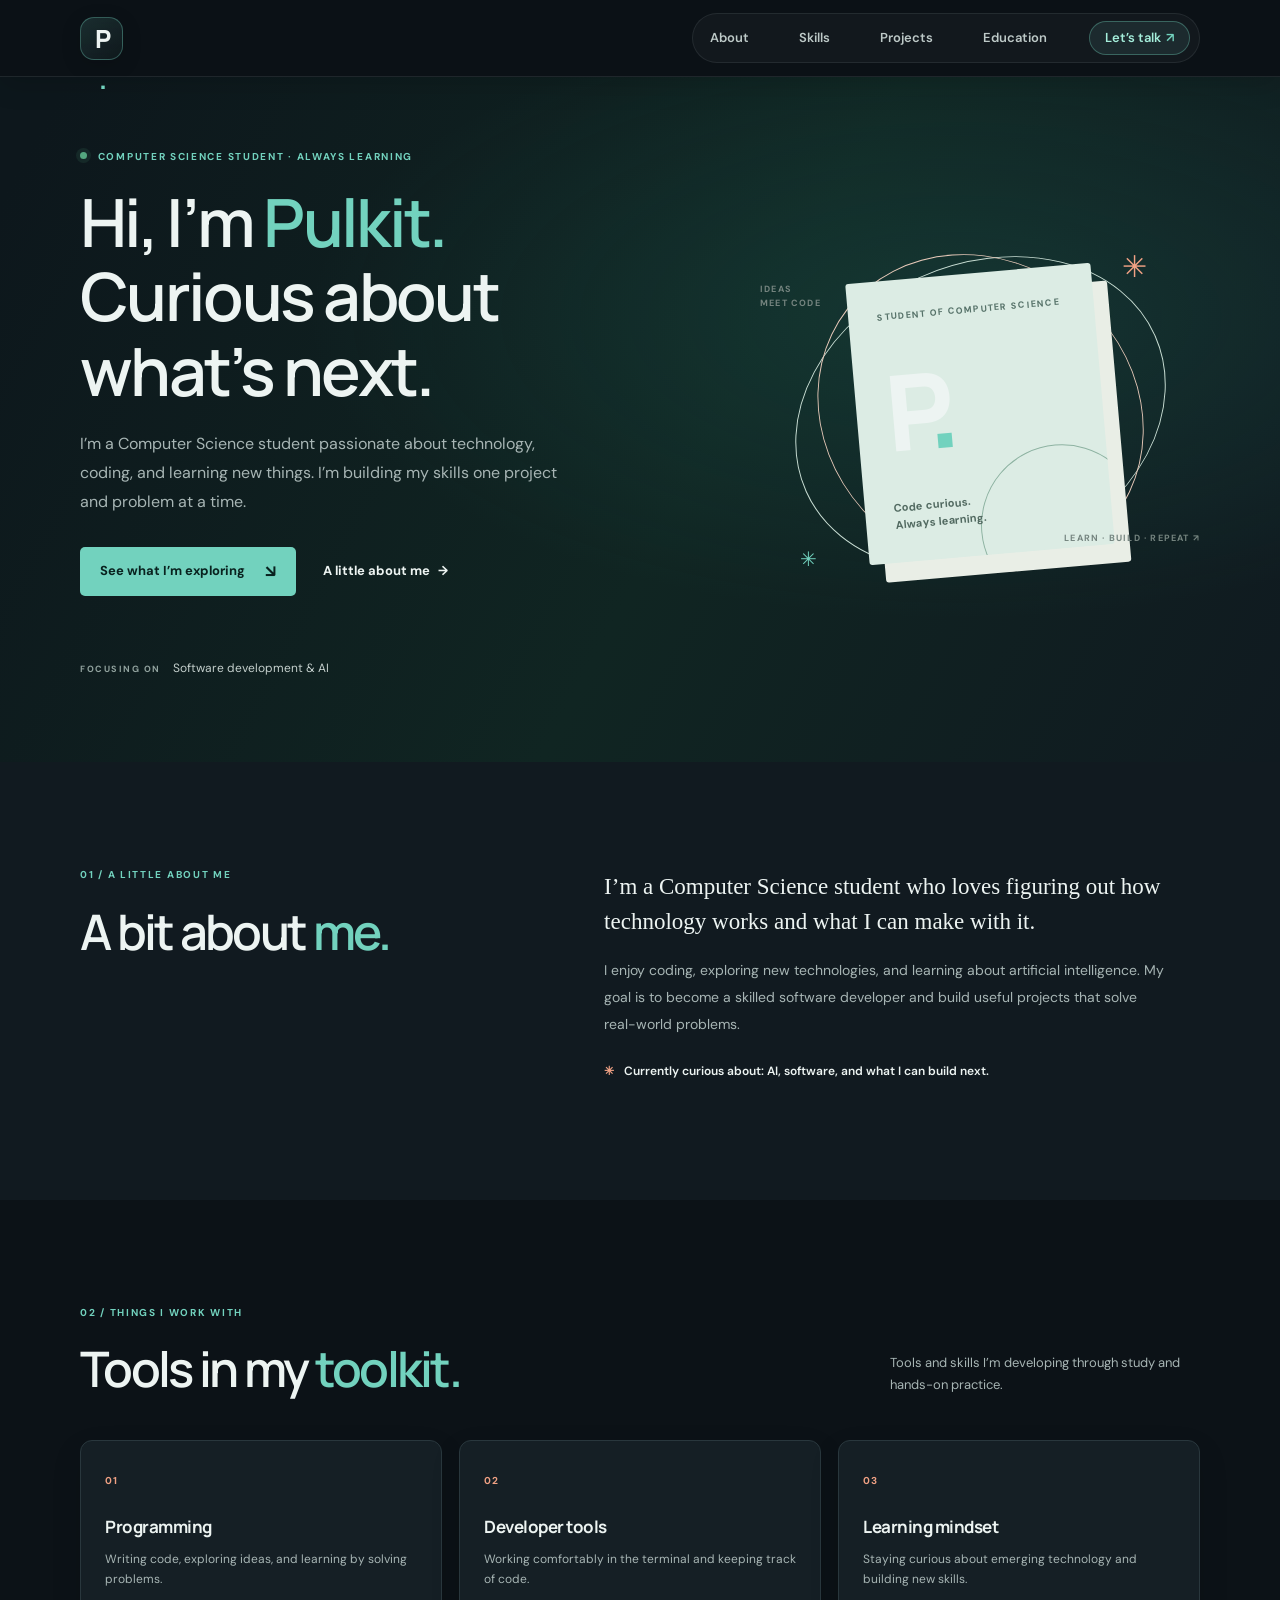
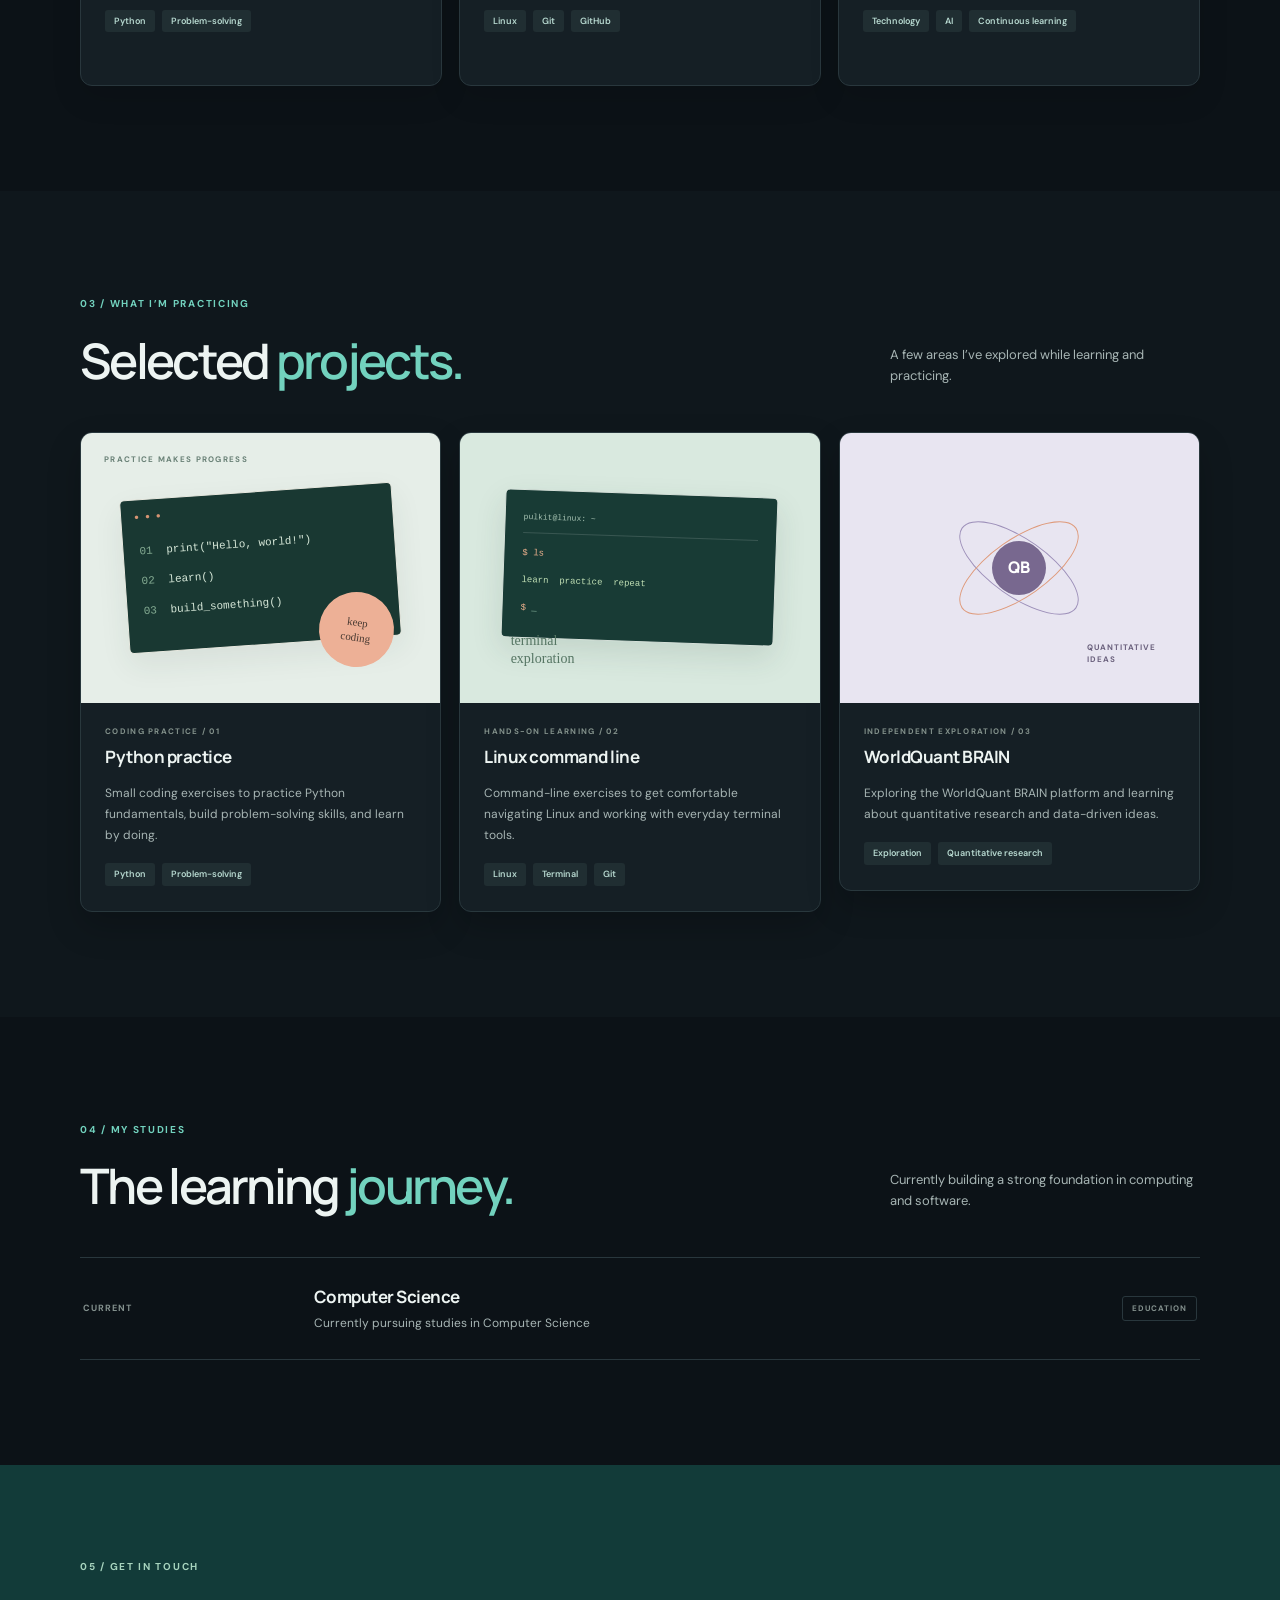
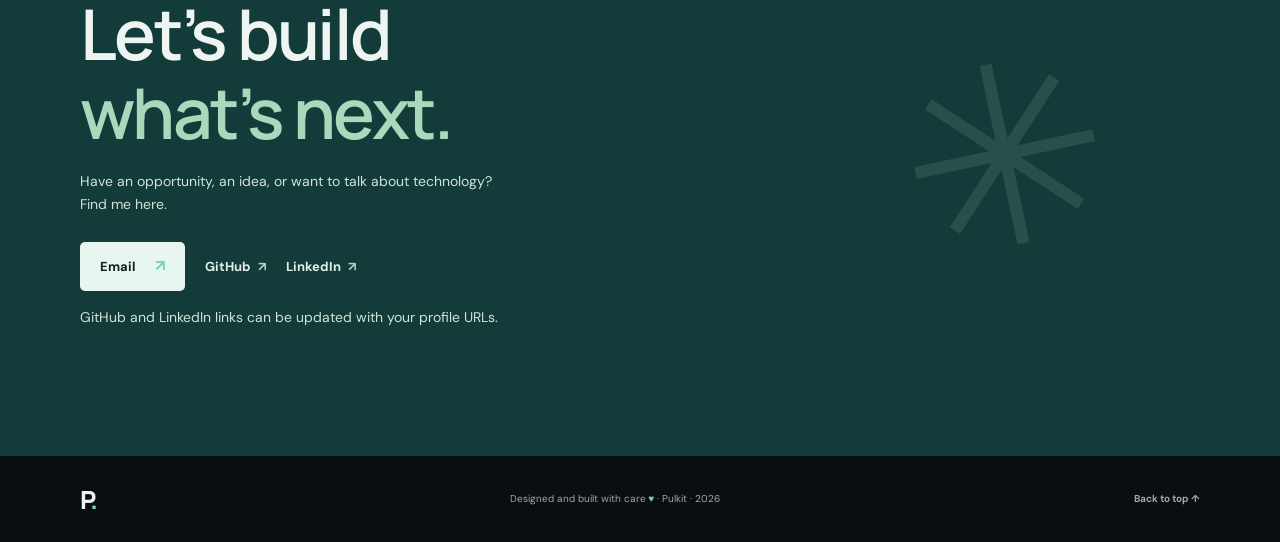
<file: myself/index.html>
<!doctype html>
<html lang="en">
  <head>
    <meta charset="utf-8">
    <meta name="viewport" content="width=device-width, initial-scale=1">
    <meta
      name="description"
      content="The personal portfolio of Pulkit, a Computer Science student passionate about technology and software development."
    >
    <title>Pulkit — Personal Portfolio</title>
    <link rel="stylesheet" href="styles.css">
  </head>
  <body>
    <header class="site-header">
      <nav class="navigation container" aria-label="Main navigation">
        <a class="wordmark" href="#home" aria-label="Pulkit, home">P<span>.</span></a>
        <ul class="nav-links">
          <li><a href="#about">About</a></li>
          <li><a href="#skills">Skills</a></li>
          <li><a href="#projects">Projects</a></li>
          <li><a href="#education">Education</a></li>
          <li><a class="nav-contact" href="#contact">Let’s talk <span aria-hidden="true">↗</span></a></li>
        </ul>
      </nav>
    </header>

    <main>
      <section class="hero container" id="home" aria-labelledby="hero-title">
        <div class="hero-copy">
          <p class="eyebrow"><span class="status-dot"></span> COMPUTER SCIENCE STUDENT · ALWAYS LEARNING</p>
          <h1 id="hero-title">Hi, I’m <span>Pulkit.</span><br> Curious about what’s next.</h1>
          <p class="hero-description">
            I’m a Computer Science student passionate about technology, coding,
            and learning new things. I’m building my skills one project and
            problem at a time.
          </p>
          <div class="hero-actions">
            <a class="button button-primary" href="#projects">See what I’m exploring <span aria-hidden="true">↘</span></a>
            <a class="text-link" href="#about">A little about me <span aria-hidden="true">→</span></a>
          </div>
          <div class="hero-footnote"><span>FOCUSING ON</span> Software development &amp; AI</div>
        </div>

        <div class="hero-art" aria-label="Decorative initials illustration">
          <div class="art-orbit orbit-one"></div>
          <div class="art-orbit orbit-two"></div>
          <div class="art-spark spark-one">✳</div>
          <div class="art-spark spark-two">✳</div>
          <div class="art-card">
            <span class="art-card-label">STUDENT OF COMPUTER SCIENCE</span>
            <span class="art-initials">P<span>.</span></span>
            <span class="art-card-caption">Code curious.<br>Always learning.</span>
          </div>
          <span class="art-note note-top">IDEAS<br>MEET CODE</span>
          <span class="art-note note-bottom">LEARN · BUILD · REPEAT ↗</span>
        </div>
      </section>

      <section class="section section-tint" id="about" aria-labelledby="about-title">
        <div class="container about-grid">
          <div>
            <p class="eyebrow">01 / A LITTLE ABOUT ME</p>
            <h2 id="about-title">A bit about <span>me.</span></h2>
          </div>
          <div class="about-copy">
            <p class="lead">
              I’m a Computer Science student who loves figuring out how
              technology works and what I can make with it.
            </p>
            <p>
              I enjoy coding, exploring new technologies, and learning about
              artificial intelligence. My goal is to become a skilled software
              developer and build useful projects that solve real-world problems.
            </p>
            <p class="personal-note"><span aria-hidden="true">✳</span> Currently curious about: AI, software, and what I can build next.</p>
          </div>
        </div>
      </section>

      <section class="section container" id="skills" aria-labelledby="skills-title">
        <div class="section-heading">
          <div>
            <p class="eyebrow">02 / THINGS I WORK WITH</p>
            <h2 id="skills-title">Tools in my <span>toolkit.</span></h2>
          </div>
          <p class="section-intro">Tools and skills I’m developing through study and hands-on practice.</p>
        </div>
        <div class="skills-grid">
          <article class="skill-card">
            <span class="skill-number">01</span>
            <h3>Programming</h3>
            <p>Writing code, exploring ideas, and learning by solving problems.</p>
            <ul class="tag-list">
              <li>Python</li><li>Problem-solving</li>
            </ul>
          </article>
          <article class="skill-card">
            <span class="skill-number">02</span>
            <h3>Developer tools</h3>
            <p>Working comfortably in the terminal and keeping track of code.</p>
            <ul class="tag-list">
              <li>Linux</li><li>Git</li><li>GitHub</li>
            </ul>
          </article>
          <article class="skill-card">
            <span class="skill-number">03</span>
            <h3>Learning mindset</h3>
            <p>Staying curious about emerging technology and building new skills.</p>
            <ul class="tag-list">
              <li>Technology</li><li>AI</li><li>Continuous learning</li>
            </ul>
          </article>
        </div>
      </section>

      <section class="section projects-section" id="projects" aria-labelledby="projects-title">
        <div class="container">
          <div class="section-heading">
            <div>
              <p class="eyebrow">03 / WHAT I’M PRACTICING</p>
              <h2 id="projects-title">Selected <span>projects.</span></h2>
            </div>
            <p class="section-intro">A few areas I’ve explored while learning and practicing.</p>
          </div>
          <div class="projects-grid">
            <article class="project-card project-featured">
              <div class="project-visual visual-notes" aria-hidden="true">
                <span class="visual-label">PRACTICE MAKES PROGRESS</span>
                <div class="note-window code-window">
                  <span class="window-dots">● ● ●</span>
                  <span class="code-line"><i>01</i> print("Hello, world!")</span>
                  <span class="code-line"><i>02</i> learn()</span>
                  <span class="code-line"><i>03</i> build_something()</span>
                </div>
                <span class="visual-sticker">keep<br>coding</span>
              </div>
              <div class="project-info">
                <div><p class="project-type">CODING PRACTICE / 01</p><h3>Python practice</h3></div>
                <p>Small coding exercises to practice Python fundamentals, build problem-solving skills, and learn by doing.</p>
                <ul class="tag-list"><li>Python</li><li>Problem-solving</li></ul>
              </div>
            </article>
            <article class="project-card">
              <div class="project-visual visual-bloom" aria-hidden="true">
                <span class="terminal-window">
                  <span class="terminal-bar">pulkit@linux: ~</span>
                  <span class="terminal-command">$ ls</span>
                  <span class="terminal-output">learn&nbsp; practice&nbsp; repeat</span>
                  <span class="terminal-command">$ <b>_</b></span>
                </span>
                <span class="bloom-caption">terminal<br>exploration</span>
              </div>
              <div class="project-info">
                <div><p class="project-type">HANDS-ON LEARNING / 02</p><h3>Linux command line</h3></div>
                <p>Command-line exercises to get comfortable navigating Linux and working with everyday terminal tools.</p>
                <ul class="tag-list"><li>Linux</li><li>Terminal</li><li>Git</li></ul>
              </div>
            </article>
            <article class="project-card">
              <div class="project-visual visual-brain" aria-hidden="true">
                <span class="brain-orbit orbit-a"></span>
                <span class="brain-orbit orbit-b"></span>
                <span class="brain-center">QB</span>
                <span class="brain-caption">QUANTITATIVE<br>IDEAS</span>
              </div>
              <div class="project-info">
                <div><p class="project-type">INDEPENDENT EXPLORATION / 03</p><h3>WorldQuant BRAIN</h3></div>
                <p>Exploring the WorldQuant BRAIN platform and learning about quantitative research and data-driven ideas.</p>
                <ul class="tag-list"><li>Exploration</li><li>Quantitative research</li></ul>
              </div>
            </article>
          </div>
        </div>
      </section>

      <section class="section container" id="education" aria-labelledby="education-title">
        <div class="section-heading">
          <div>
            <p class="eyebrow">04 / MY STUDIES</p>
            <h2 id="education-title">The learning <span>journey.</span></h2>
          </div>
          <p class="section-intro">Currently building a strong foundation in computing and software.</p>
        </div>
        <div class="education-list">
          <article class="education-item">
            <span class="education-year">CURRENT</span>
            <div><h3>Computer Science</h3><p>Currently pursuing studies in Computer Science</p></div>
            <span class="education-kind">EDUCATION</span>
          </article>
        </div>
      </section>

      <section class="contact-section" id="contact" aria-labelledby="contact-title">
        <div class="container contact-content">
          <p class="eyebrow">05 / GET IN TOUCH</p>
          <h2 id="contact-title">Let’s build<br><span>what’s next.</span></h2>
          <p>Have an opportunity, an idea, or want to talk about technology? Find me here.</p>
          <div class="contact-links">
            <a class="button button-light" href="mailto:ratheetamas19@gmail.com">Email <span aria-hidden="true">↗</span></a>
            <a class="contact-social" href="https://github.com/your-username">GitHub <span aria-hidden="true">↗</span></a>
            <a class="contact-social" href="https://www.linkedin.com/in/your-username/">LinkedIn <span aria-hidden="true">↗</span></a>
          </div>
          <p class="contact-hint">GitHub and LinkedIn links can be updated with your profile URLs.</p>
          <span class="contact-decoration" aria-hidden="true">✳</span>
        </div>
      </section>
    </main>

    <footer class="site-footer">
      <div class="container footer-content">
        <a class="wordmark" href="#home" aria-label="Back to top">P<span>.</span></a>
        <p>Designed and built with care <span aria-hidden="true">♥</span> · Pulkit · 2026</p>
        <a class="back-to-top" href="#home">Back to top ↑</a>
      </div>
    </footer>
  </body>
</html>
</file>
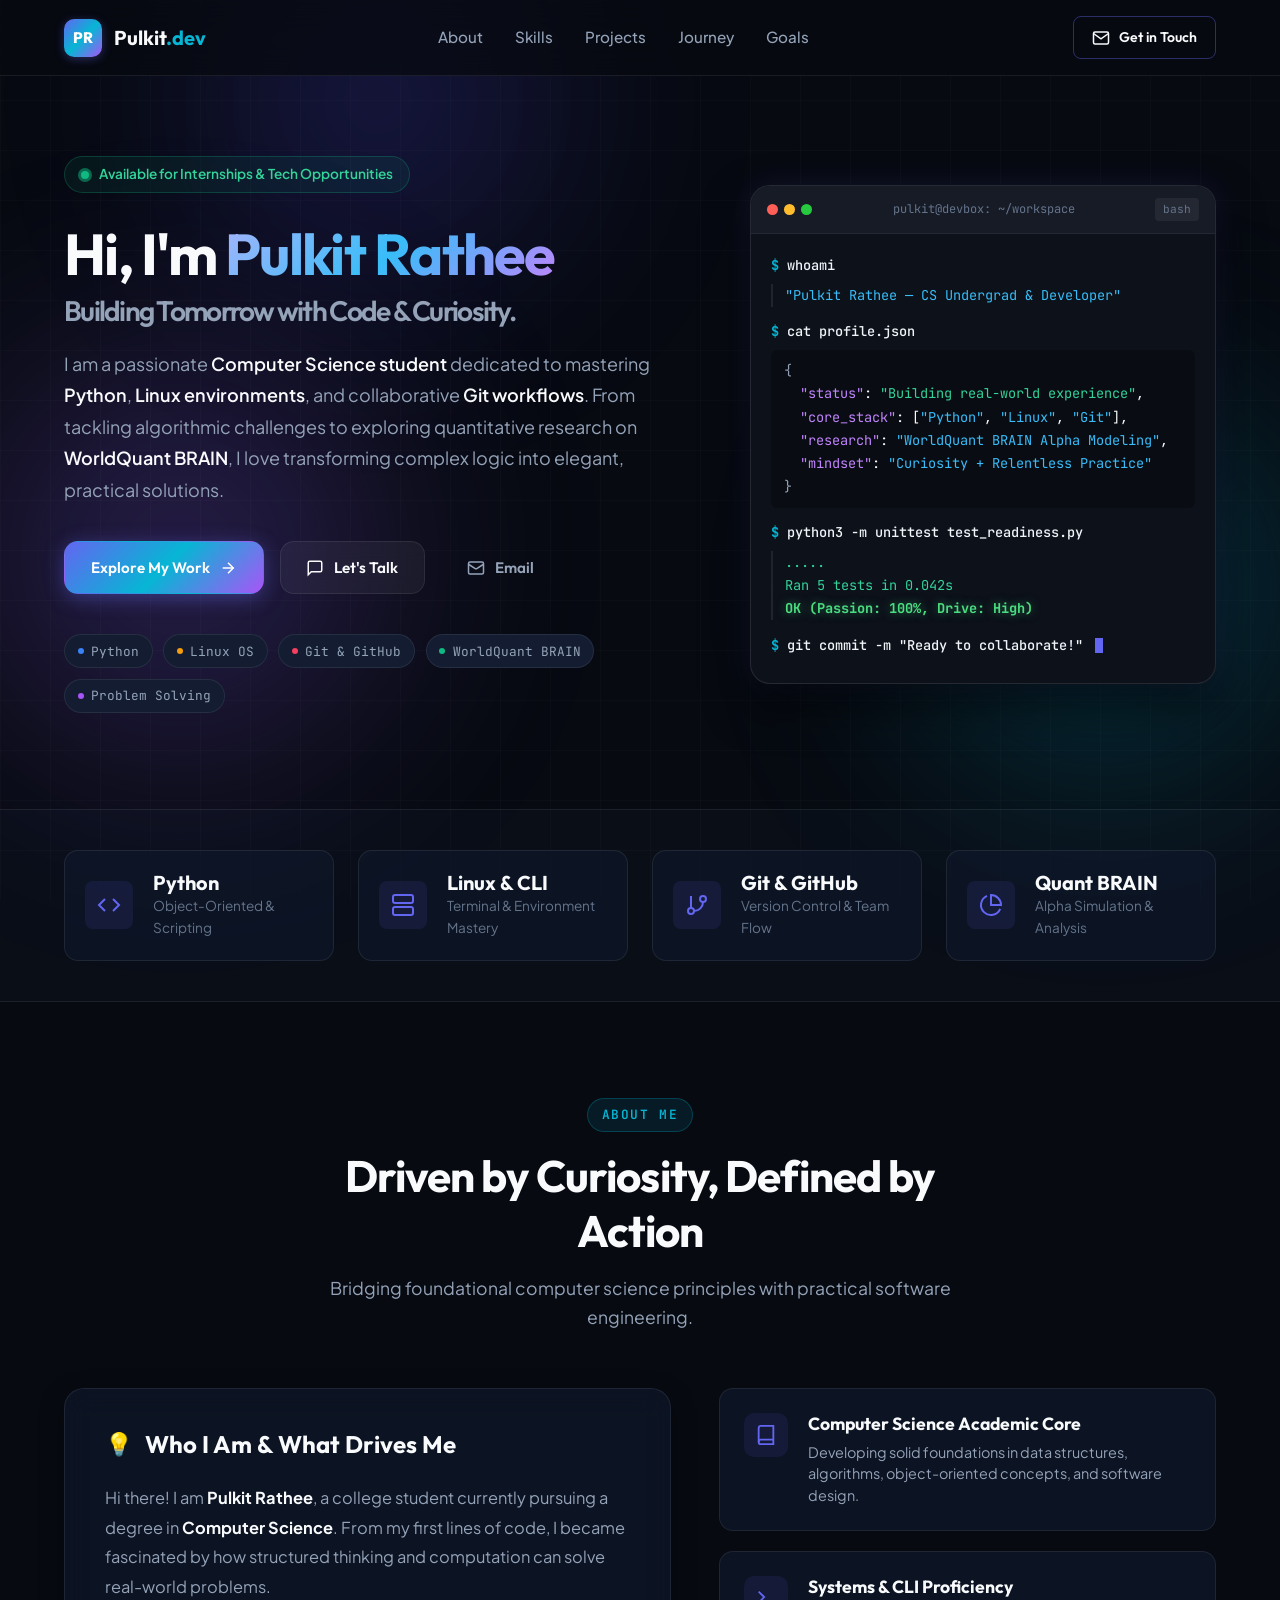
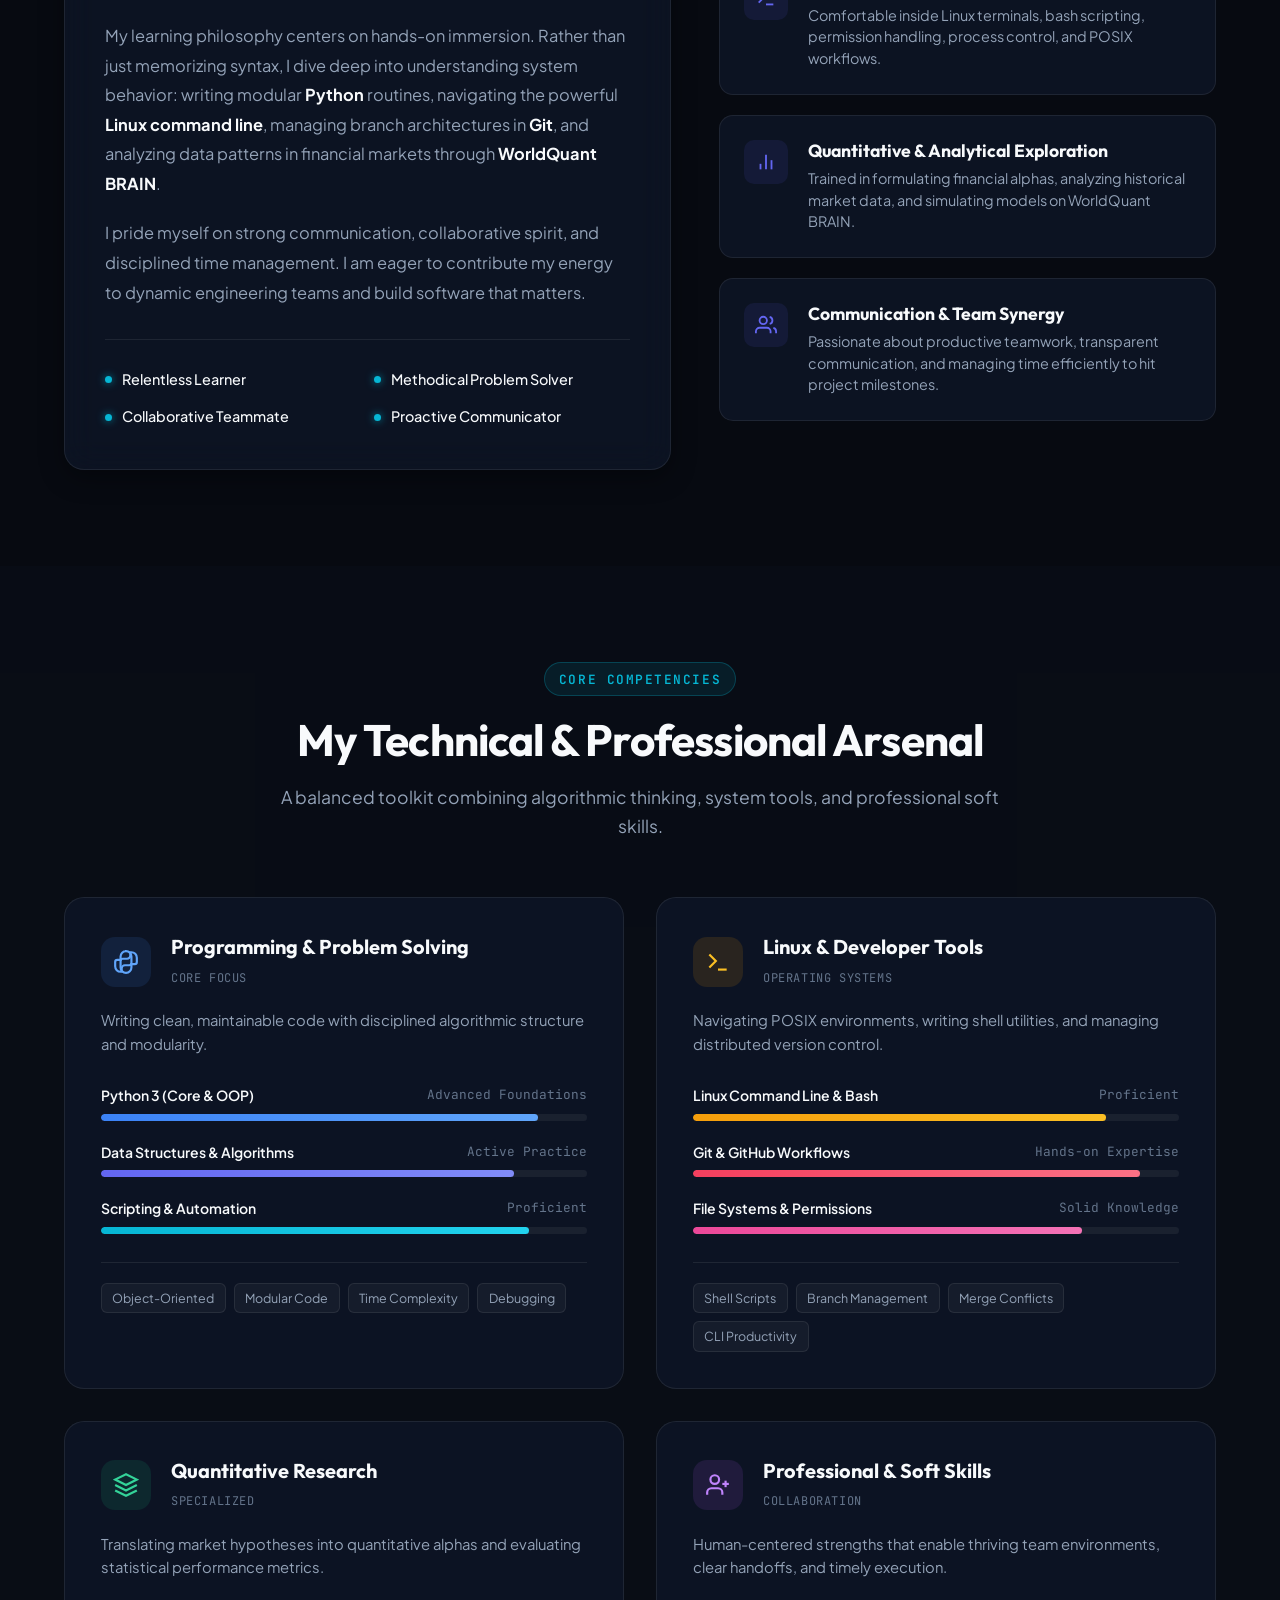
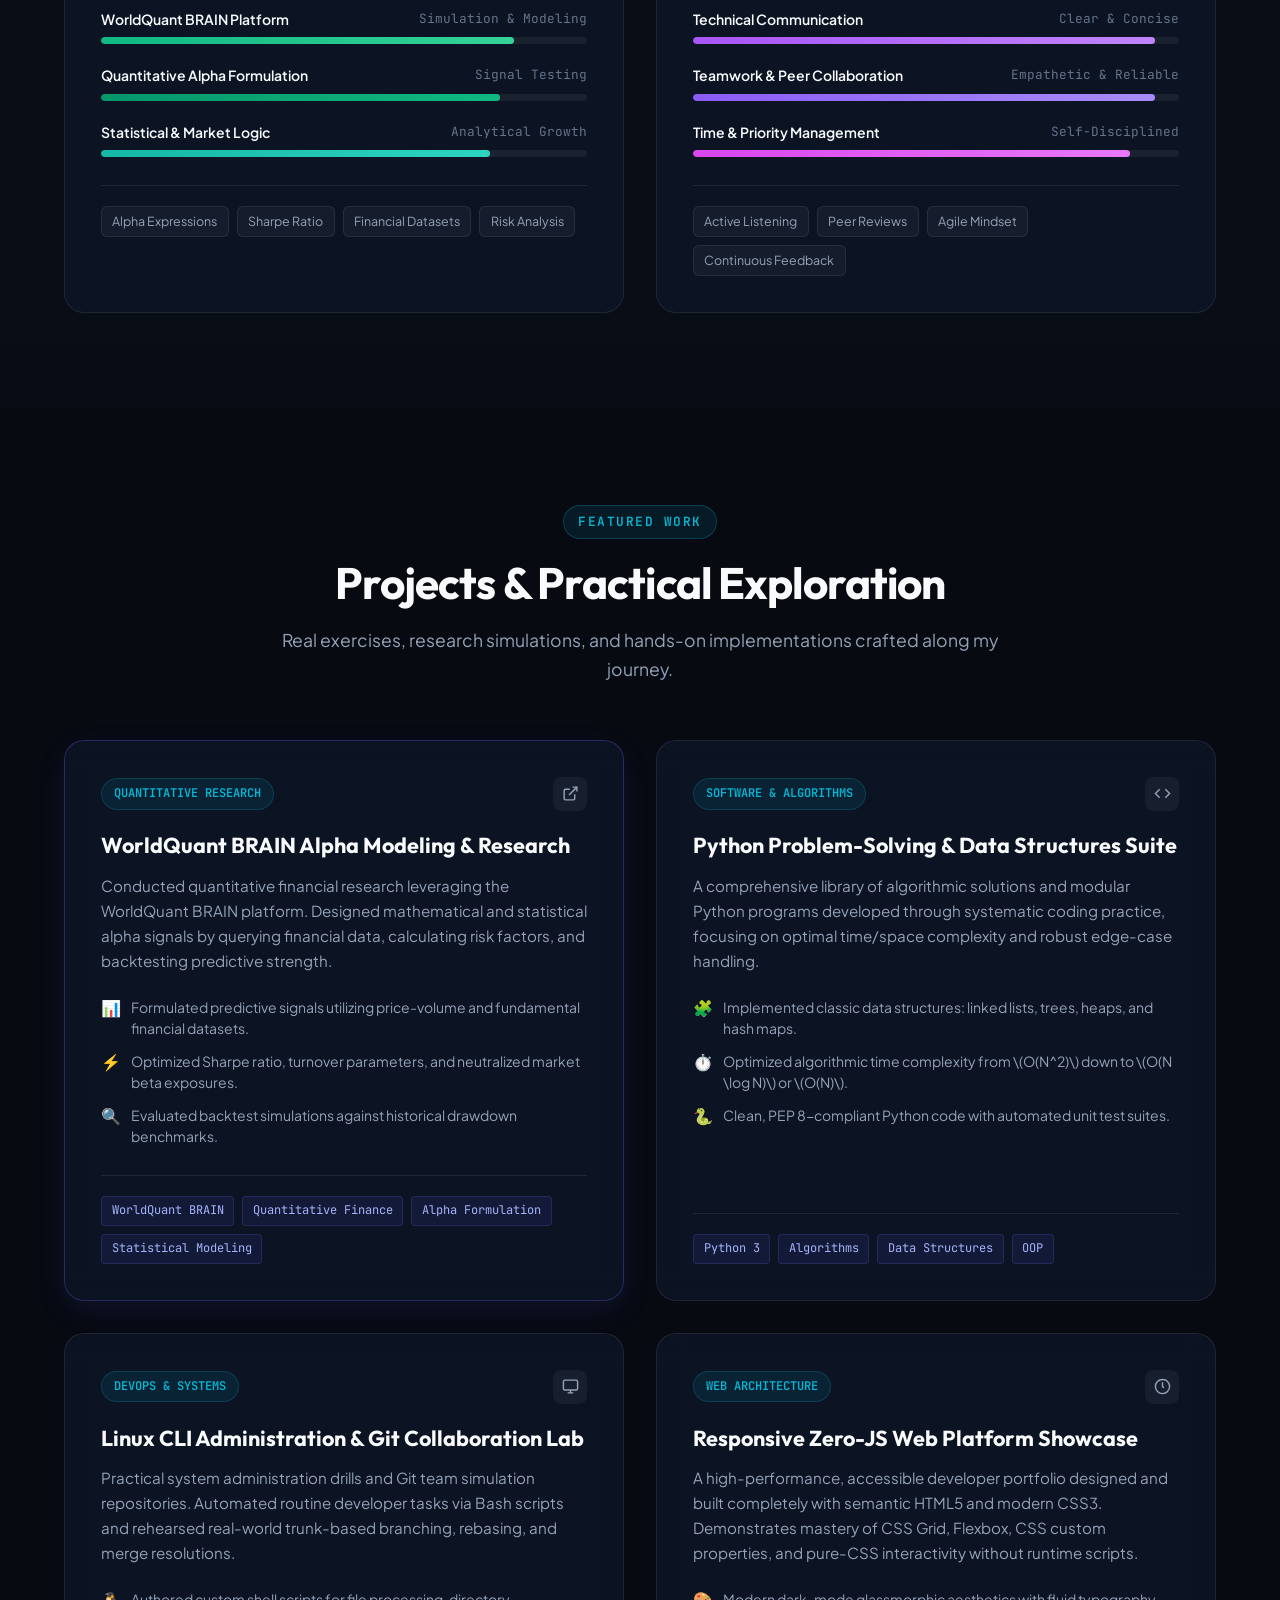
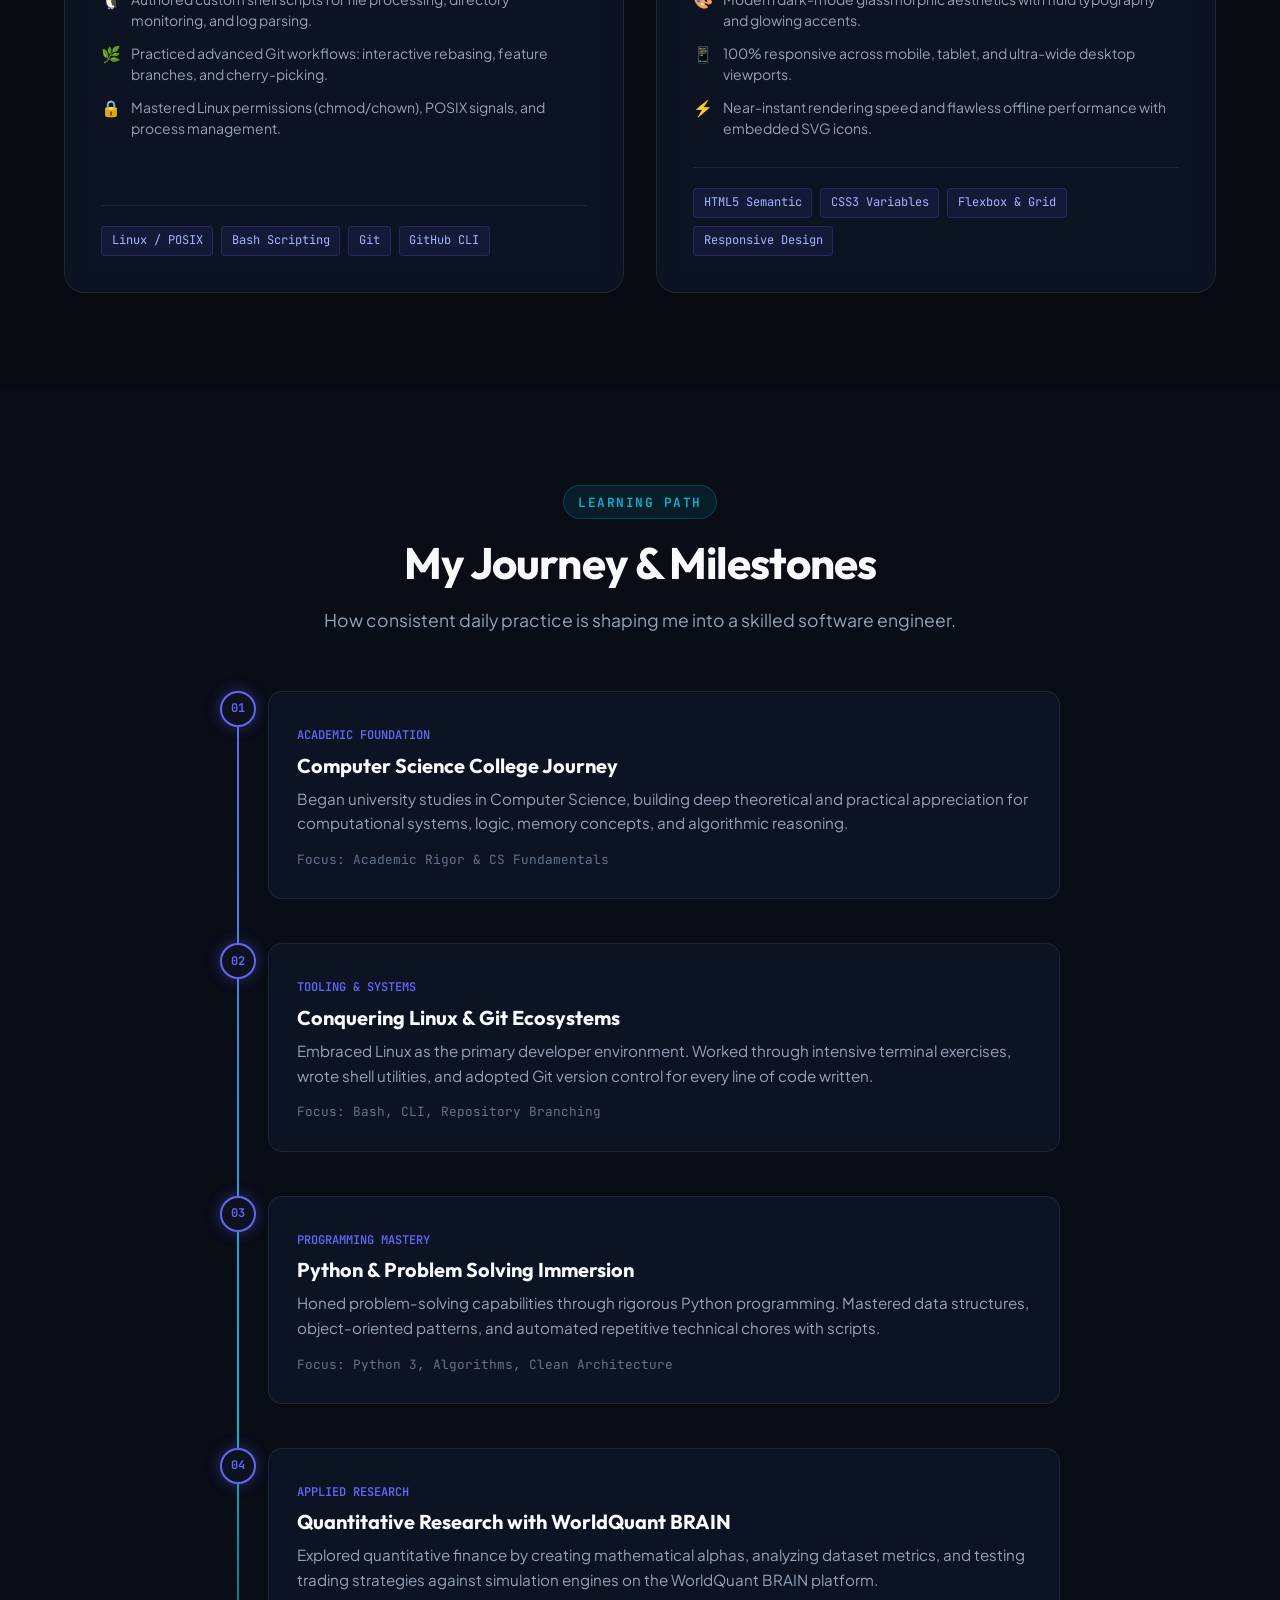
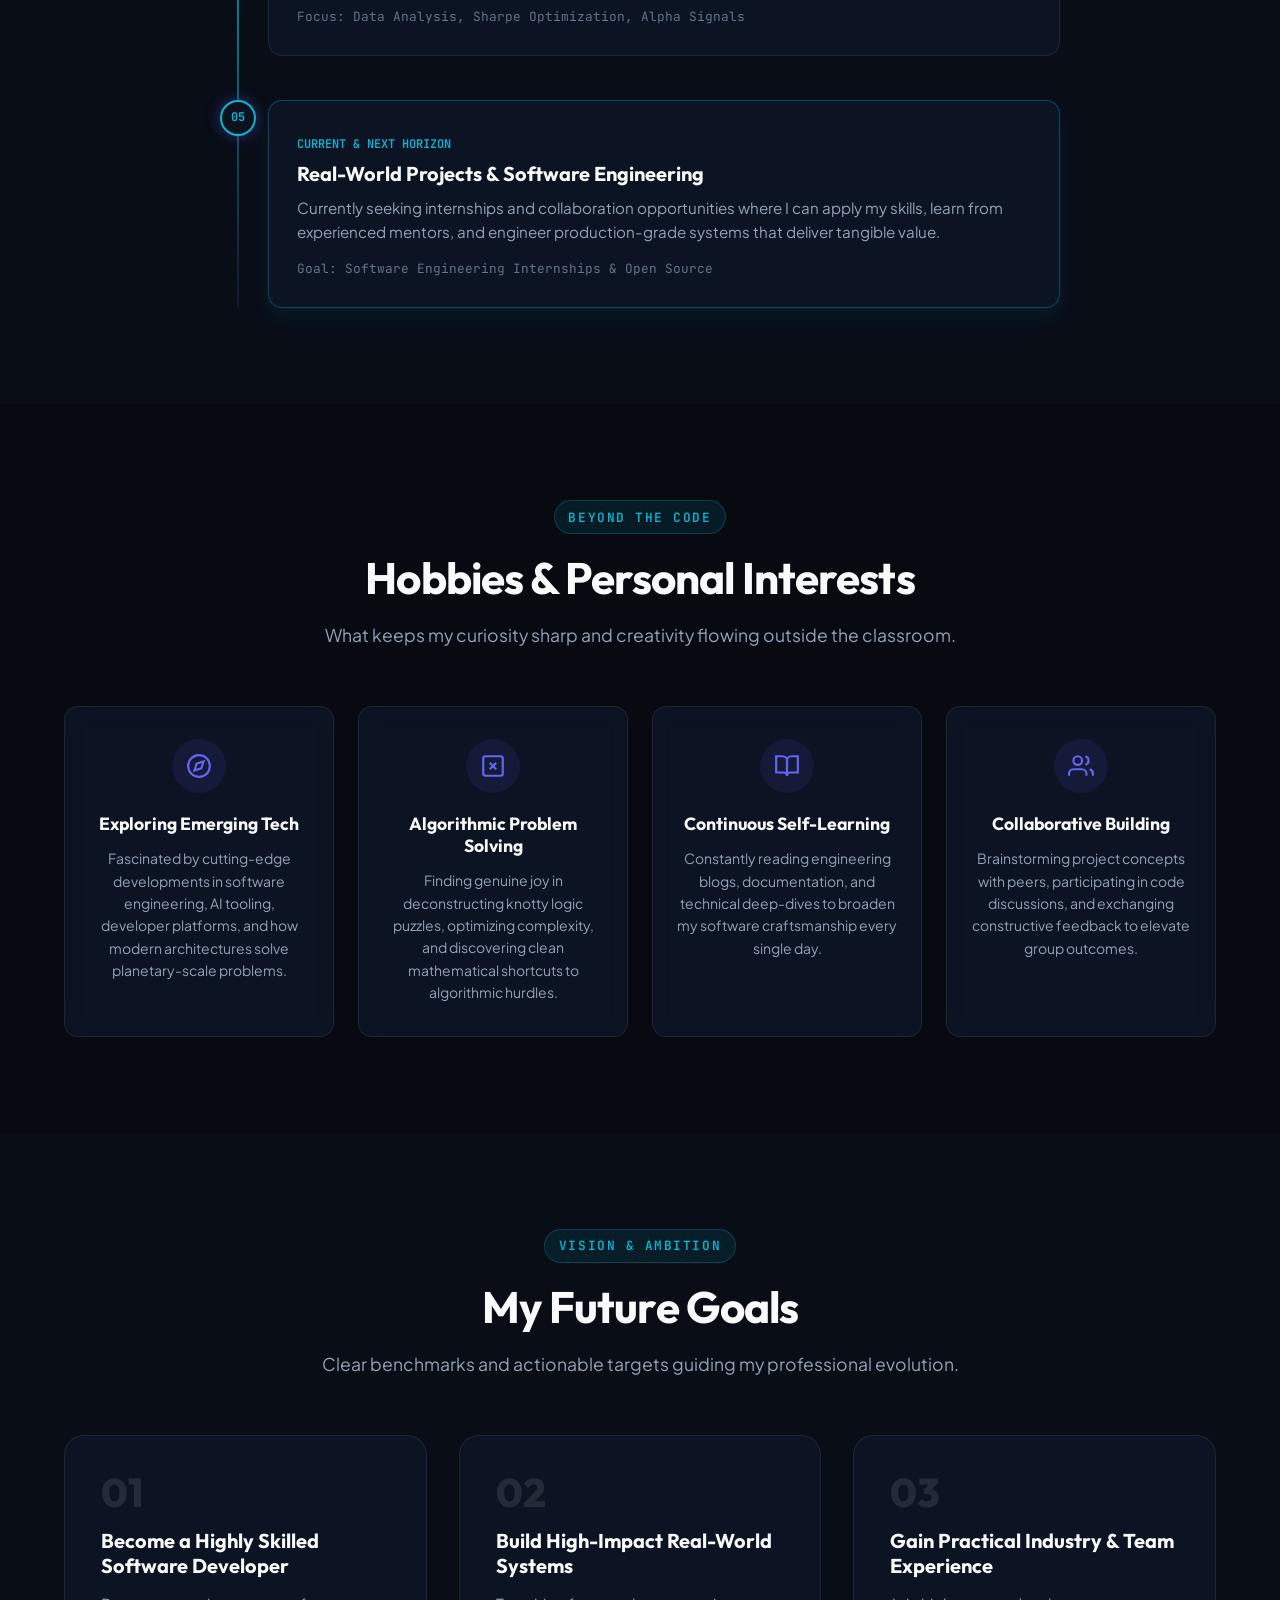
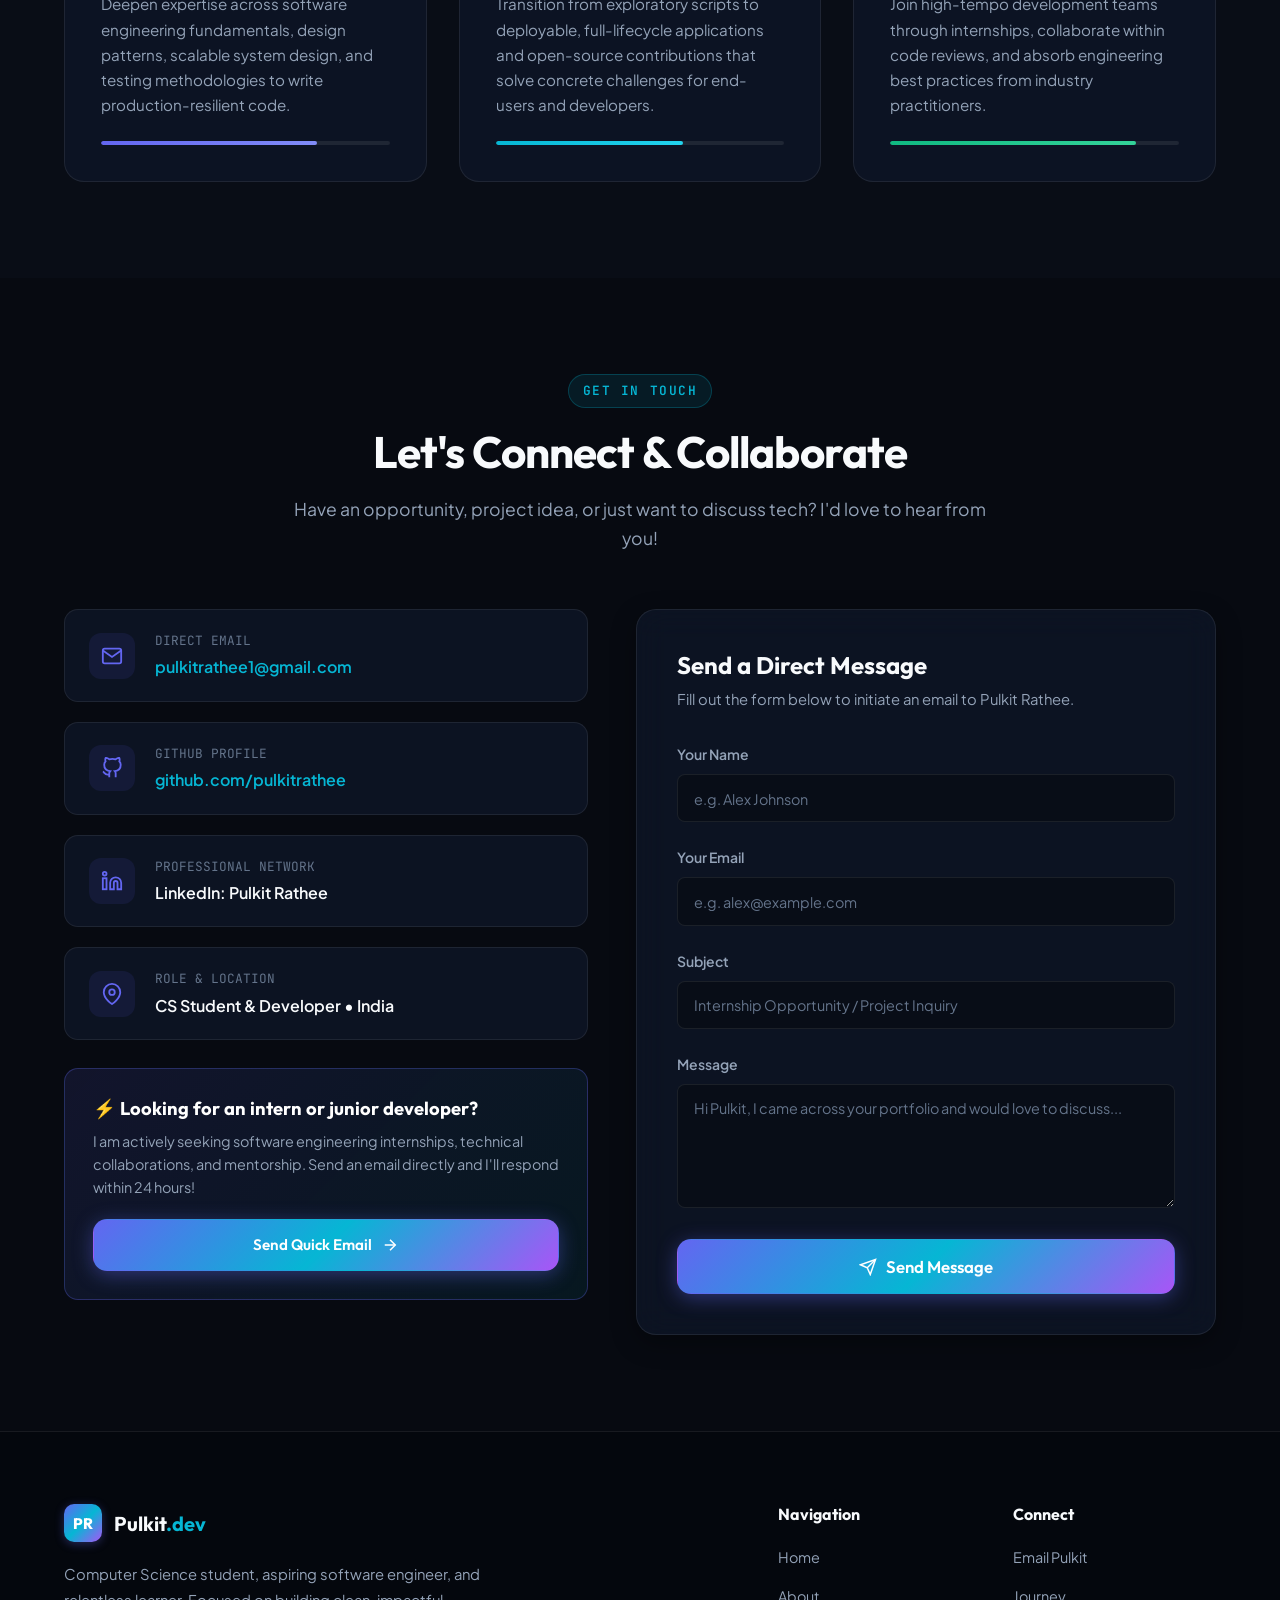
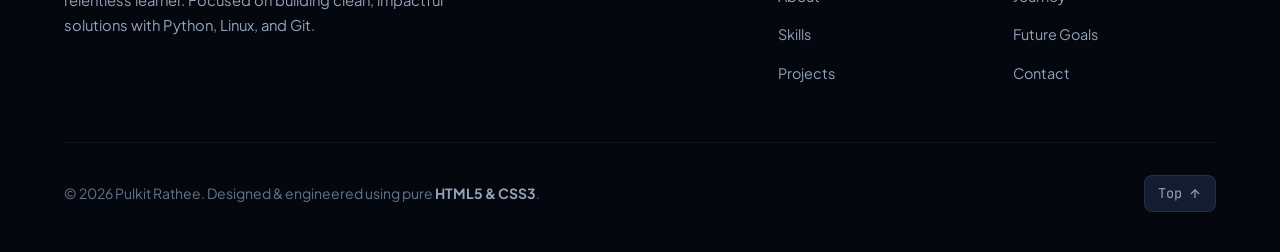
<file: portfolio/index.html>
<!DOCTYPE html>
<html lang="en">
<head>
  <meta charset="UTF-8">
  <meta name="viewport" content="width=device-width, initial-scale=1.0">
  <meta name="description" content="Pulkit Rathee - Computer Science Student, Aspiring Software Developer, Python enthusiast, Linux & Git practitioner, and WorldQuant BRAIN quantitative research explorer.">
  <meta name="keywords" content="Pulkit Rathee, Computer Science, Software Developer, Python, Linux, Git, WorldQuant BRAIN, Portfolio">
  <meta name="author" content="Pulkit Rathee">
  <meta name="theme-color" content="#090d16">
  <title>Pulkit Rathee | CS Student & Aspiring Developer</title>

  <!-- Google Fonts Preconnect & Stylesheet -->
  <link rel="preconnect" href="https://fonts.googleapis.com">
  <link rel="preconnect" href="https://fonts.gstatic.com" crossorigin>
  <link href="https://fonts.googleapis.com/css2?family=JetBrains+Mono:wght@400;500;700&family=Outfit:wght@400;500;600;700;800&family=Plus+Jakarta+Sans:wght@300;400;500;600;700&display=swap" rel="stylesheet">

  <link rel="stylesheet" href="style.css">
</head>
<body id="top">

  <!-- Ambient Background Light Orbs -->
  <div class="bg-orb orb-1" aria-hidden="true"></div>
  <div class="bg-orb orb-2" aria-hidden="true"></div>
  <div class="bg-orb orb-3" aria-hidden="true"></div>
  <div class="bg-grid-overlay" aria-hidden="true"></div>

  <!-- Navigation Bar -->
  <header class="site-header">
    <div class="container header-container">
      <a href="#top" class="brand-logo" aria-label="Pulkit Rathee Home">
        <span class="logo-icon">PR</span>
        <span class="logo-text">Pulkit<span class="accent-dot">.dev</span></span>
      </a>

      <!-- Pure CSS Mobile Hamburger Toggle -->
      <input type="checkbox" id="nav-toggle" class="nav-toggle" aria-label="Toggle Navigation Menu">
      <label for="nav-toggle" class="nav-toggle-btn" aria-label="Menu Toggle">
        <span class="hamburger-line"></span>
        <span class="hamburger-line"></span>
        <span class="hamburger-line"></span>
      </label>

      <nav class="site-nav" aria-label="Primary Navigation">
        <ul class="nav-list">
          <li><a href="#about" class="nav-link">About</a></li>
          <li><a href="#skills" class="nav-link">Skills</a></li>
          <li><a href="#projects" class="nav-link">Projects</a></li>
          <li><a href="#journey" class="nav-link">Journey</a></li>
          <li><a href="#goals" class="nav-link">Goals</a></li>
          <li><a href="#contact" class="nav-link nav-cta-mobile">Contact Me</a></li>
        </ul>
      </nav>

      <div class="header-action">
        <a href="#contact" class="btn btn-sm btn-outline">
          <svg class="btn-icon" viewBox="0 0 24 24" fill="none" stroke="currentColor" stroke-width="2"><path d="M4 4h16c1.1 0 2 .9 2 2v12c0 1.1-.9 2-2 2H4c-1.1 0-2-.9-2-2V6c0-1.1.9-2 2-2z"></path><polyline points="22,6 12,13 2,6"></polyline></svg>
          Get in Touch
        </a>
      </div>
    </div>
  </header>

  <main>
    <!-- HERO SECTION -->
    <section class="hero-section">
      <div class="container hero-container">
        
        <div class="hero-content">
          <div class="status-pill">
            <span class="status-indicator"></span>
            <span class="status-text">Available for Internships &amp; Tech Opportunities</span>
          </div>

          <h1 class="hero-title">
            Hi, I'm <span class="gradient-text">Pulkit Rathee</span>
            <span class="hero-subtitle-line">Building Tomorrow with Code &amp; Curiosity.</span>
          </h1>

          <p class="hero-description">
            I am a passionate <strong>Computer Science student</strong> dedicated to mastering 
            <strong>Python</strong>, <strong>Linux environments</strong>, and collaborative <strong>Git workflows</strong>. 
            From tackling algorithmic challenges to exploring quantitative research on <strong>WorldQuant BRAIN</strong>, 
            I love transforming complex logic into elegant, practical solutions.
          </p>

          <div class="hero-actions">
            <a href="#projects" class="btn btn-primary">
              <span>Explore My Work</span>
              <svg class="btn-icon" viewBox="0 0 24 24" fill="none" stroke="currentColor" stroke-width="2"><line x1="5" y1="12" x2="19" y2="12"></line><polyline points="12 5 19 12 12 19"></polyline></svg>
            </a>
            <a href="#contact" class="btn btn-secondary">
              <svg class="btn-icon" viewBox="0 0 24 24" fill="none" stroke="currentColor" stroke-width="2"><path d="M21 15a2 2 0 0 1-2 2H7l-4 4V5a2 2 0 0 1 2-2h14a2 2 0 0 1 2 2z"></path></svg>
              <span>Let's Talk</span>
            </a>
            <a href="mailto:pulkitrathee1@gmail.com" class="btn btn-ghost" title="Direct Email">
              <svg class="btn-icon" viewBox="0 0 24 24" fill="none" stroke="currentColor" stroke-width="2"><rect x="2" y="4" width="20" height="16" rx="2"></rect><path d="m22 7-8.97 5.7a1.94 1.94 0 0 1-2.06 0L2 7"></path></svg>
              <span>Email</span>
            </a>
          </div>

          <div class="hero-tags">
            <span class="tech-pill"><span class="pill-dot py-dot"></span>Python</span>
            <span class="tech-pill"><span class="pill-dot linux-dot"></span>Linux OS</span>
            <span class="tech-pill"><span class="pill-dot git-dot"></span>Git &amp; GitHub</span>
            <span class="tech-pill"><span class="pill-dot quant-dot"></span>WorldQuant BRAIN</span>
            <span class="tech-pill"><span class="pill-dot problem-dot"></span>Problem Solving</span>
          </div>
        </div>

        <!-- Interactive Code Terminal Mockup (Pure CSS) -->
        <div class="hero-visual">
          <div class="terminal-card">
            <div class="terminal-header">
              <div class="terminal-buttons">
                <span class="t-btn t-close"></span>
                <span class="t-btn t-min"></span>
                <span class="t-btn t-expand"></span>
              </div>
              <div class="terminal-title">pulkit@devbox: ~/workspace</div>
              <div class="terminal-badge">bash</div>
            </div>
            <div class="terminal-body">
              <div class="t-line"><span class="t-prompt">$</span> <span class="t-cmd">whoami</span></div>
              <div class="t-response"><span class="t-string">"Pulkit Rathee — CS Undergrad &amp; Developer"</span></div>
              
              <div class="t-line"><span class="t-prompt">$</span> <span class="t-cmd">cat profile.json</span></div>
              <div class="t-code-block">
                <span class="t-brace">{</span><br>
                &nbsp;&nbsp;<span class="t-key">"status"</span>: <span class="t-val">"Building real-world experience"</span>,<br>
                &nbsp;&nbsp;<span class="t-key">"core_stack"</span>: [<span class="t-string">"Python"</span>, <span class="t-string">"Linux"</span>, <span class="t-string">"Git"</span>],<br>
                &nbsp;&nbsp;<span class="t-key">"research"</span>: <span class="t-string">"WorldQuant BRAIN Alpha Modeling"</span>,<br>
                &nbsp;&nbsp;<span class="t-key">"mindset"</span>: <span class="t-string">"Curiosity + Relentless Practice"</span><br>
                <span class="t-brace">}</span>
              </div>

              <div class="t-line"><span class="t-prompt">$</span> <span class="t-cmd">python3 -m unittest test_readiness.py</span></div>
              <div class="t-response t-success">
                <span>.....</span><br>
                <span>Ran 5 tests in 0.042s</span><br>
                <strong class="t-glow">OK (Passion: 100%, Drive: High)</strong>
              </div>

              <div class="t-line">
                <span class="t-prompt">$</span> <span class="t-cmd">git commit -m "Ready to collaborate!"</span>
                <span class="t-cursor"></span>
              </div>
            </div>
          </div>
        </div>

      </div>
    </section>

    <!-- KEY STATS / HIGHLIGHTS BAR -->
    <section class="stats-section">
      <div class="container">
        <div class="stats-grid">
          
          <div class="stat-card">
            <div class="stat-icon-wrapper">
              <svg viewBox="0 0 24 24" fill="none" stroke="currentColor" stroke-width="2"><polyline points="16 18 22 12 16 6"></polyline><polyline points="8 6 2 12 8 18"></polyline></svg>
            </div>
            <div class="stat-info">
              <span class="stat-number">Python</span>
              <span class="stat-label">Object-Oriented &amp; Scripting</span>
            </div>
          </div>

          <div class="stat-card">
            <div class="stat-icon-wrapper">
              <svg viewBox="0 0 24 24" fill="none" stroke="currentColor" stroke-width="2"><rect x="2" y="2" width="20" height="8" rx="2" ry="2"></rect><rect x="2" y="14" width="20" height="8" rx="2" ry="2"></rect><line x1="6" y1="6" x2="6.01" y2="6"></line><line x1="6" y1="18" x2="6.01" y2="18"></line></svg>
            </div>
            <div class="stat-info">
              <span class="stat-number">Linux &amp; CLI</span>
              <span class="stat-label">Terminal &amp; Environment Mastery</span>
            </div>
          </div>

          <div class="stat-card">
            <div class="stat-icon-wrapper">
              <svg viewBox="0 0 24 24" fill="none" stroke="currentColor" stroke-width="2"><line x1="6" y1="3" x2="6" y2="15"></line><circle cx="18" cy="6" r="3"></circle><circle cx="6" cy="18" r="3"></circle><path d="M18 9a9 9 0 0 1-9 9"></path></svg>
            </div>
            <div class="stat-info">
              <span class="stat-number">Git &amp; GitHub</span>
              <span class="stat-label">Version Control &amp; Team Flow</span>
            </div>
          </div>

          <div class="stat-card">
            <div class="stat-icon-wrapper">
              <svg viewBox="0 0 24 24" fill="none" stroke="currentColor" stroke-width="2"><path d="M21.21 15.89A10 10 0 1 1 8 2.83"></path><path d="M22 12A10 10 0 0 0 12 2v10z"></path></svg>
            </div>
            <div class="stat-info">
              <span class="stat-number">Quant BRAIN</span>
              <span class="stat-label">Alpha Simulation &amp; Analysis</span>
            </div>
          </div>

        </div>
      </div>
    </section>

    <!-- ABOUT SECTION -->
    <section id="about" class="section about-section">
      <div class="container">
        
        <div class="section-header">
          <span class="section-tag">About Me</span>
          <h2 class="section-title">Driven by Curiosity, Defined by Action</h2>
          <p class="section-subtitle">Bridging foundational computer science principles with practical software engineering.</p>
        </div>

        <div class="about-grid">
          
          <div class="about-story-card">
            <h3 class="story-title">
              <span class="accent-icon">💡</span>
              Who I Am &amp; What Drives Me
            </h3>
            <p>
              Hi there! I am <strong>Pulkit Rathee</strong>, a college student currently pursuing a degree in 
              <strong>Computer Science</strong>. From my first lines of code, I became fascinated by how 
              structured thinking and computation can solve real-world problems.
            </p>
            <p>
              My learning philosophy centers on hands-on immersion. Rather than just memorizing syntax, 
              I dive deep into understanding system behavior: writing modular <strong>Python</strong> routines, 
              navigating the powerful <strong>Linux command line</strong>, managing branch architectures in 
              <strong>Git</strong>, and analyzing data patterns in financial markets through 
              <strong>WorldQuant BRAIN</strong>.
            </p>
            <p>
              I pride myself on strong communication, collaborative spirit, and disciplined time management. 
              I am eager to contribute my energy to dynamic engineering teams and build software that matters.
            </p>

            <div class="about-strengths-row">
              <div class="strength-item">
                <span class="strength-dot"></span>
                <span>Relentless Learner</span>
              </div>
              <div class="strength-item">
                <span class="strength-dot"></span>
                <span>Methodical Problem Solver</span>
              </div>
              <div class="strength-item">
                <span class="strength-dot"></span>
                <span>Collaborative Teammate</span>
              </div>
              <div class="strength-item">
                <span class="strength-dot"></span>
                <span>Proactive Communicator</span>
              </div>
            </div>
          </div>

          <div class="about-cards-col">
            
            <div class="feature-card">
              <div class="feature-icon">
                <svg viewBox="0 0 24 24" fill="none" stroke="currentColor" stroke-width="2"><path d="M4 19.5A2.5 2.5 0 0 1 6.5 17H20"></path><path d="M6.5 2H20v20H6.5A2.5 2.5 0 0 1 4 19.5v-15A2.5 2.5 0 0 1 6.5 2z"></path></svg>
              </div>
              <div class="feature-content">
                <h4>Computer Science Academic Core</h4>
                <p>Developing solid foundations in data structures, algorithms, object-oriented concepts, and software design.</p>
              </div>
            </div>

            <div class="feature-card">
              <div class="feature-icon">
                <svg viewBox="0 0 24 24" fill="none" stroke="currentColor" stroke-width="2"><polyline points="4 17 10 11 4 5"></polyline><line x1="12" y1="19" x2="20" y2="19"></line></svg>
              </div>
              <div class="feature-content">
                <h4>Systems &amp; CLI Proficiency</h4>
                <p>Comfortable inside Linux terminals, bash scripting, permission handling, process control, and POSIX workflows.</p>
              </div>
            </div>

            <div class="feature-card">
              <div class="feature-icon">
                <svg viewBox="0 0 24 24" fill="none" stroke="currentColor" stroke-width="2"><line x1="18" y1="20" x2="18" y2="10"></line><line x1="12" y1="20" x2="12" y2="4"></line><line x1="6" y1="20" x2="6" y2="14"></line></svg>
              </div>
              <div class="feature-content">
                <h4>Quantitative &amp; Analytical Exploration</h4>
                <p>Trained in formulating financial alphas, analyzing historical market data, and simulating models on WorldQuant BRAIN.</p>
              </div>
            </div>

            <div class="feature-card">
              <div class="feature-icon">
                <svg viewBox="0 0 24 24" fill="none" stroke="currentColor" stroke-width="2"><path d="M17 21v-2a4 4 0 0 0-4-4H5a4 4 0 0 0-4 4v2"></path><circle cx="9" cy="7" r="4"></circle><path d="M23 21v-2a4 4 0 0 0-3-3.87"></path><path d="M16 3.13a4 4 0 0 1 0 7.75"></path></svg>
              </div>
              <div class="feature-content">
                <h4>Communication &amp; Team Synergy</h4>
                <p>Passionate about productive teamwork, transparent communication, and managing time efficiently to hit project milestones.</p>
              </div>
            </div>

          </div>

        </div>

      </div>
    </section>

    <!-- SKILLS SECTION -->
    <section id="skills" class="section skills-section">
      <div class="container">
        
        <div class="section-header">
          <span class="section-tag">Core Competencies</span>
          <h2 class="section-title">My Technical &amp; Professional Arsenal</h2>
          <p class="section-subtitle">A balanced toolkit combining algorithmic thinking, system tools, and professional soft skills.</p>
        </div>

        <div class="skills-categories-grid">
          
          <!-- Skill Card 1: Programming -->
          <div class="skill-category-card">
            <div class="category-header">
              <div class="category-icon icon-python">
                <svg viewBox="0 0 24 24" fill="none" stroke="currentColor" stroke-width="2"><path d="M12 2a5 5 0 0 0-5 5v3H4a2 2 0 0 0-2 2v4a5 5 0 0 0 5 5h1v-3a3 3 0 0 1 3-3h4a2 2 0 0 0 2-2V7a5 5 0 0 0-5-5h-1z"></path><path d="M12 22a5 5 0 0 0 5-5v-3h3a2 2 0 0 0 2-2V8a5 5 0 0 0-5-5h-1v3a3 3 0 0 1-3 3h-4a2 2 0 0 0-2 2v6a5 5 0 0 0 5 5h1z"></path></svg>
              </div>
              <div class="category-meta">
                <h3 class="category-title">Programming &amp; Problem Solving</h3>
                <span class="category-badge">Core Focus</span>
              </div>
            </div>
            
            <p class="category-desc">Writing clean, maintainable code with disciplined algorithmic structure and modularity.</p>
            
            <ul class="skill-items-list">
              <li class="skill-row">
                <div class="skill-info">
                  <span class="skill-name">Python 3 (Core &amp; OOP)</span>
                  <span class="skill-pct">Advanced Foundations</span>
                </div>
                <div class="skill-bar-bg"><div class="skill-bar-fill bar-py"></div></div>
              </li>
              <li class="skill-row">
                <div class="skill-info">
                  <span class="skill-name">Data Structures &amp; Algorithms</span>
                  <span class="skill-pct">Active Practice</span>
                </div>
                <div class="skill-bar-bg"><div class="skill-bar-fill bar-dsa"></div></div>
              </li>
              <li class="skill-row">
                <div class="skill-info">
                  <span class="skill-name">Scripting &amp; Automation</span>
                  <span class="skill-pct">Proficient</span>
                </div>
                <div class="skill-bar-bg"><div class="skill-bar-fill bar-script"></div></div>
              </li>
            </ul>

            <div class="skill-tags">
              <span class="tag">Object-Oriented</span>
              <span class="tag">Modular Code</span>
              <span class="tag">Time Complexity</span>
              <span class="tag">Debugging</span>
            </div>
          </div>

          <!-- Skill Card 2: Linux & Git -->
          <div class="skill-category-card">
            <div class="category-header">
              <div class="category-icon icon-linux">
                <svg viewBox="0 0 24 24" fill="none" stroke="currentColor" stroke-width="2"><polyline points="4 17 10 11 4 5"></polyline><line x1="12" y1="19" x2="20" y2="19"></line></svg>
              </div>
              <div class="category-meta">
                <h3 class="category-title">Linux &amp; Developer Tools</h3>
                <span class="category-badge">Operating Systems</span>
              </div>
            </div>

            <p class="category-desc">Navigating POSIX environments, writing shell utilities, and managing distributed version control.</p>

            <ul class="skill-items-list">
              <li class="skill-row">
                <div class="skill-info">
                  <span class="skill-name">Linux Command Line &amp; Bash</span>
                  <span class="skill-pct">Proficient</span>
                </div>
                <div class="skill-bar-bg"><div class="skill-bar-fill bar-linux"></div></div>
              </li>
              <li class="skill-row">
                <div class="skill-info">
                  <span class="skill-name">Git &amp; GitHub Workflows</span>
                  <span class="skill-pct">Hands-on Expertise</span>
                </div>
                <div class="skill-bar-bg"><div class="skill-bar-fill bar-git"></div></div>
              </li>
              <li class="skill-row">
                <div class="skill-info">
                  <span class="skill-name">File Systems &amp; Permissions</span>
                  <span class="skill-pct">Solid Knowledge</span>
                </div>
                <div class="skill-bar-bg"><div class="skill-bar-fill bar-sys"></div></div>
              </li>
            </ul>

            <div class="skill-tags">
              <span class="tag">Shell Scripts</span>
              <span class="tag">Branch Management</span>
              <span class="tag">Merge Conflicts</span>
              <span class="tag">CLI Productivity</span>
            </div>
          </div>

          <!-- Skill Card 3: Quantitative & Data -->
          <div class="skill-category-card">
            <div class="category-header">
              <div class="category-icon icon-quant">
                <svg viewBox="0 0 24 24" fill="none" stroke="currentColor" stroke-width="2"><polygon points="12 2 2 7 12 12 22 7 12 2"></polygon><polyline points="2 17 12 22 22 17"></polyline><polyline points="2 12 12 17 22 12"></polyline></svg>
              </div>
              <div class="category-meta">
                <h3 class="category-title">Quantitative Research</h3>
                <span class="category-badge">Specialized</span>
              </div>
            </div>

            <p class="category-desc">Translating market hypotheses into quantitative alphas and evaluating statistical performance metrics.</p>

            <ul class="skill-items-list">
              <li class="skill-row">
                <div class="skill-info">
                  <span class="skill-name">WorldQuant BRAIN Platform</span>
                  <span class="skill-pct">Simulation &amp; Modeling</span>
                </div>
                <div class="skill-bar-bg"><div class="skill-bar-fill bar-wq"></div></div>
              </li>
              <li class="skill-row">
                <div class="skill-info">
                  <span class="skill-name">Quantitative Alpha Formulation</span>
                  <span class="skill-pct">Signal Testing</span>
                </div>
                <div class="skill-bar-bg"><div class="skill-bar-fill bar-alpha"></div></div>
              </li>
              <li class="skill-row">
                <div class="skill-info">
                  <span class="skill-name">Statistical &amp; Market Logic</span>
                  <span class="skill-pct">Analytical Growth</span>
                </div>
                <div class="skill-bar-bg"><div class="skill-bar-fill bar-stat"></div></div>
              </li>
            </ul>

            <div class="skill-tags">
              <span class="tag">Alpha Expressions</span>
              <span class="tag">Sharpe Ratio</span>
              <span class="tag">Financial Datasets</span>
              <span class="tag">Risk Analysis</span>
            </div>
          </div>

          <!-- Skill Card 4: Professional & Soft Skills -->
          <div class="skill-category-card">
            <div class="category-header">
              <div class="category-icon icon-soft">
                <svg viewBox="0 0 24 24" fill="none" stroke="currentColor" stroke-width="2"><path d="M16 21v-2a4 4 0 0 0-4-4H6a4 4 0 0 0-4 4v2"></path><circle cx="9" cy="7" r="4"></circle><line x1="19" y1="8" x2="19" y2="14"></line><line x1="22" y1="11" x2="16" y2="11"></line></svg>
              </div>
              <div class="category-meta">
                <h3 class="category-title">Professional &amp; Soft Skills</h3>
                <span class="category-badge">Collaboration</span>
              </div>
            </div>

            <p class="category-desc">Human-centered strengths that enable thriving team environments, clear handoffs, and timely execution.</p>

            <ul class="skill-items-list">
              <li class="skill-row">
                <div class="skill-info">
                  <span class="skill-name">Technical Communication</span>
                  <span class="skill-pct">Clear &amp; Concise</span>
                </div>
                <div class="skill-bar-bg"><div class="skill-bar-fill bar-comm"></div></div>
              </li>
              <li class="skill-row">
                <div class="skill-info">
                  <span class="skill-name">Teamwork &amp; Peer Collaboration</span>
                  <span class="skill-pct">Empathetic &amp; Reliable</span>
                </div>
                <div class="skill-bar-bg"><div class="skill-bar-fill bar-team"></div></div>
              </li>
              <li class="skill-row">
                <div class="skill-info">
                  <span class="skill-name">Time &amp; Priority Management</span>
                  <span class="skill-pct">Self-Disciplined</span>
                </div>
                <div class="skill-bar-bg"><div class="skill-bar-fill bar-time"></div></div>
              </li>
            </ul>

            <div class="skill-tags">
              <span class="tag">Active Listening</span>
              <span class="tag">Peer Reviews</span>
              <span class="tag">Agile Mindset</span>
              <span class="tag">Continuous Feedback</span>
            </div>
          </div>

        </div>

      </div>
    </section>

    <!-- PROJECTS & PRACTICAL WORK SECTION -->
    <section id="projects" class="section projects-section">
      <div class="container">
        
        <div class="section-header">
          <span class="section-tag">Featured Work</span>
          <h2 class="section-title">Projects &amp; Practical Exploration</h2>
          <p class="section-subtitle">Real exercises, research simulations, and hands-on implementations crafted along my journey.</p>
        </div>

        <div class="projects-grid">
          
          <!-- Project 1: WorldQuant BRAIN Alpha Research -->
          <article class="project-card featured-project">
            <div class="project-header">
              <div class="project-badge">Quantitative Research</div>
              <div class="project-links">
                <a href="#contact" class="project-link" title="Discuss Research">
                  <svg viewBox="0 0 24 24" fill="none" stroke="currentColor" stroke-width="2"><path d="M18 13v6a2 2 0 0 1-2 2H5a2 2 0 0 1-2-2V8a2 2 0 0 1 2-2h6"></path><polyline points="15 3 21 3 21 9"></polyline><line x1="10" y1="14" x2="21" y2="3"></line></svg>
                </a>
              </div>
            </div>

            <h3 class="project-title">WorldQuant BRAIN Alpha Modeling &amp; Research</h3>
            
            <p class="project-summary">
              Conducted quantitative financial research leveraging the WorldQuant BRAIN platform. Designed mathematical 
              and statistical alpha signals by querying financial data, calculating risk factors, and backtesting predictive strength.
            </p>

            <div class="project-highlights">
              <div class="highlight-item">
                <span class="hl-icon">📊</span>
                <span>Formulated predictive signals utilizing price-volume and fundamental financial datasets.</span>
              </div>
              <div class="highlight-item">
                <span class="hl-icon">⚡</span>
                <span>Optimized Sharpe ratio, turnover parameters, and neutralized market beta exposures.</span>
              </div>
              <div class="highlight-item">
                <span class="hl-icon">🔍</span>
                <span>Evaluated backtest simulations against historical drawdown benchmarks.</span>
              </div>
            </div>

            <div class="project-stack">
              <span class="stack-tag">WorldQuant BRAIN</span>
              <span class="stack-tag">Quantitative Finance</span>
              <span class="stack-tag">Alpha Formulation</span>
              <span class="stack-tag">Statistical Modeling</span>
            </div>
          </article>

          <!-- Project 2: Python Algorithmic Solutions Suite -->
          <article class="project-card">
            <div class="project-header">
              <div class="project-badge">Software &amp; Algorithms</div>
              <div class="project-links">
                <a href="#contact" class="project-link" title="Learn More">
                  <svg viewBox="0 0 24 24" fill="none" stroke="currentColor" stroke-width="2"><polyline points="16 18 22 12 16 6"></polyline><polyline points="8 6 2 12 8 18"></polyline></svg>
                </a>
              </div>
            </div>

            <h3 class="project-title">Python Problem-Solving &amp; Data Structures Suite</h3>
            
            <p class="project-summary">
              A comprehensive library of algorithmic solutions and modular Python programs developed through systematic coding practice, 
              focusing on optimal time/space complexity and robust edge-case handling.
            </p>

            <div class="project-highlights">
              <div class="highlight-item">
                <span class="hl-icon">🧩</span>
                <span>Implemented classic data structures: linked lists, trees, heaps, and hash maps.</span>
              </div>
              <div class="highlight-item">
                <span class="hl-icon">⏱️</span>
                <span>Optimized algorithmic time complexity from \(O(N^2)\) down to \(O(N \log N)\) or \(O(N)\).</span>
              </div>
              <div class="highlight-item">
                <span class="hl-icon">🐍</span>
                <span>Clean, PEP 8-compliant Python code with automated unit test suites.</span>
              </div>
            </div>

            <div class="project-stack">
              <span class="stack-tag">Python 3</span>
              <span class="stack-tag">Algorithms</span>
              <span class="stack-tag">Data Structures</span>
              <span class="stack-tag">OOP</span>
            </div>
          </article>

          <!-- Project 3: Linux CLI & Git Workflow Exercises -->
          <article class="project-card">
            <div class="project-header">
              <div class="project-badge">DevOps &amp; Systems</div>
              <div class="project-links">
                <a href="#contact" class="project-link" title="Explore Configuration">
                  <svg viewBox="0 0 24 24" fill="none" stroke="currentColor" stroke-width="2"><rect x="2" y="3" width="20" height="14" rx="2" ry="2"></rect><line x1="8" y1="21" x2="16" y2="21"></line><line x1="12" y1="17" x2="12" y2="21"></line></svg>
                </a>
              </div>
            </div>

            <h3 class="project-title">Linux CLI Administration &amp; Git Collaboration Lab</h3>
            
            <p class="project-summary">
              Practical system administration drills and Git team simulation repositories. Automated routine developer tasks 
              via Bash scripts and rehearsed real-world trunk-based branching, rebasing, and merge resolutions.
            </p>

            <div class="project-highlights">
              <div class="highlight-item">
                <span class="hl-icon">🐧</span>
                <span>Authored custom shell scripts for file processing, directory monitoring, and log parsing.</span>
              </div>
              <div class="highlight-item">
                <span class="hl-icon">🌿</span>
                <span>Practiced advanced Git workflows: interactive rebasing, feature branches, and cherry-picking.</span>
              </div>
              <div class="highlight-item">
                <span class="hl-icon">🔒</span>
                <span>Mastered Linux permissions (chmod/chown), POSIX signals, and process management.</span>
              </div>
            </div>

            <div class="project-stack">
              <span class="stack-tag">Linux / POSIX</span>
              <span class="stack-tag">Bash Scripting</span>
              <span class="stack-tag">Git</span>
              <span class="stack-tag">GitHub CLI</span>
            </div>
          </article>

          <!-- Project 4: Pure HTML & CSS Responsive Portfolio Showcase -->
          <article class="project-card">
            <div class="project-header">
              <div class="project-badge">Web Architecture</div>
              <div class="project-links">
                <a href="#top" class="project-link" title="Viewing This Project!">
                  <svg viewBox="0 0 24 24" fill="none" stroke="currentColor" stroke-width="2"><circle cx="12" cy="12" r="10"></circle><polyline points="12 6 12 12 14 14"></polyline></svg>
                </a>
              </div>
            </div>

            <h3 class="project-title">Responsive Zero-JS Web Platform Showcase</h3>
            
            <p class="project-summary">
              A high-performance, accessible developer portfolio designed and built completely with semantic HTML5 and modern CSS3. 
              Demonstrates mastery of CSS Grid, Flexbox, CSS custom properties, and pure-CSS interactivity without runtime scripts.
            </p>

            <div class="project-highlights">
              <div class="highlight-item">
                <span class="hl-icon">🎨</span>
                <span>Modern dark-mode glassmorphic aesthetics with fluid typography and glowing accents.</span>
              </div>
              <div class="highlight-item">
                <span class="hl-icon">📱</span>
                <span>100% responsive across mobile, tablet, and ultra-wide desktop viewports.</span>
              </div>
              <div class="highlight-item">
                <span class="hl-icon">⚡</span>
                <span>Near-instant rendering speed and flawless offline performance with embedded SVG icons.</span>
              </div>
            </div>

            <div class="project-stack">
              <span class="stack-tag">HTML5 Semantic</span>
              <span class="stack-tag">CSS3 Variables</span>
              <span class="stack-tag">Flexbox &amp; Grid</span>
              <span class="stack-tag">Responsive Design</span>
            </div>
          </article>

        </div>

      </div>
    </section>

    <!-- JOURNEY / TIMELINE SECTION -->
    <section id="journey" class="section journey-section">
      <div class="container">
        
        <div class="section-header">
          <span class="section-tag">Learning Path</span>
          <h2 class="section-title">My Journey &amp; Milestones</h2>
          <p class="section-subtitle">How consistent daily practice is shaping me into a skilled software engineer.</p>
        </div>

        <div class="timeline-container">
          
          <div class="timeline-track"></div>

          <!-- Step 1 -->
          <div class="timeline-item">
            <div class="timeline-dot">
              <span>01</span>
            </div>
            <div class="timeline-content">
              <div class="timeline-badge">Academic Foundation</div>
              <h3 class="timeline-heading">Computer Science College Journey</h3>
              <p>
                Began university studies in Computer Science, building deep theoretical and practical appreciation 
                for computational systems, logic, memory concepts, and algorithmic reasoning.
              </p>
              <div class="timeline-meta">Focus: Academic Rigor &amp; CS Fundamentals</div>
            </div>
          </div>

          <!-- Step 2 -->
          <div class="timeline-item">
            <div class="timeline-dot">
              <span>02</span>
            </div>
            <div class="timeline-content">
              <div class="timeline-badge">Tooling &amp; Systems</div>
              <h3 class="timeline-heading">Conquering Linux &amp; Git Ecosystems</h3>
              <p>
                Embraced Linux as the primary developer environment. Worked through intensive terminal exercises, 
                wrote shell utilities, and adopted Git version control for every line of code written.
              </p>
              <div class="timeline-meta">Focus: Bash, CLI, Repository Branching</div>
            </div>
          </div>

          <!-- Step 3 -->
          <div class="timeline-item">
            <div class="timeline-dot">
              <span>03</span>
            </div>
            <div class="timeline-content">
              <div class="timeline-badge">Programming Mastery</div>
              <h3 class="timeline-heading">Python &amp; Problem Solving Immersion</h3>
              <p>
                Honed problem-solving capabilities through rigorous Python programming. Mastered data structures, 
                object-oriented patterns, and automated repetitive technical chores with scripts.
              </p>
              <div class="timeline-meta">Focus: Python 3, Algorithms, Clean Architecture</div>
            </div>
          </div>

          <!-- Step 4 -->
          <div class="timeline-item">
            <div class="timeline-dot">
              <span>04</span>
            </div>
            <div class="timeline-content">
              <div class="timeline-badge">Applied Research</div>
              <h3 class="timeline-heading">Quantitative Research with WorldQuant BRAIN</h3>
              <p>
                Explored quantitative finance by creating mathematical alphas, analyzing dataset metrics, 
                and testing trading strategies against simulation engines on the WorldQuant BRAIN platform.
              </p>
              <div class="timeline-meta">Focus: Data Analysis, Sharpe Optimization, Alpha Signals</div>
            </div>
          </div>

          <!-- Step 5 -->
          <div class="timeline-item">
            <div class="timeline-dot pulse-active">
              <span>05</span>
            </div>
            <div class="timeline-content highlight-content">
              <div class="timeline-badge current-badge">Current &amp; Next Horizon</div>
              <h3 class="timeline-heading">Real-World Projects &amp; Software Engineering</h3>
              <p>
                Currently seeking internships and collaboration opportunities where I can apply my skills, learn from 
                experienced mentors, and engineer production-grade systems that deliver tangible value.
              </p>
              <div class="timeline-meta">Goal: Software Engineering Internships &amp; Open Source</div>
            </div>
          </div>

        </div>

      </div>
    </section>

    <!-- HOBBIES & INTERESTS SECTION -->
    <section class="section interests-section">
      <div class="container">
        
        <div class="section-header">
          <span class="section-tag">Beyond The Code</span>
          <h2 class="section-title">Hobbies &amp; Personal Interests</h2>
          <p class="section-subtitle">What keeps my curiosity sharp and creativity flowing outside the classroom.</p>
        </div>

        <div class="interests-grid">
          
          <div class="interest-card">
            <div class="interest-icon-circle">
              <svg viewBox="0 0 24 24" fill="none" stroke="currentColor" stroke-width="2"><circle cx="12" cy="12" r="10"></circle><polygon points="16.24 7.76 14.12 14.12 7.76 16.24 9.88 9.88 16.24 7.76"></polygon></svg>
            </div>
            <h3 class="interest-title">Exploring Emerging Tech</h3>
            <p>
              Fascinated by cutting-edge developments in software engineering, AI tooling, developer platforms, 
              and how modern architectures solve planetary-scale problems.
            </p>
          </div>

          <div class="interest-card">
            <div class="interest-icon-circle">
              <svg viewBox="0 0 24 24" fill="none" stroke="currentColor" stroke-width="2"><rect x="3" y="3" width="18" height="18" rx="2" ry="2"></rect><line x1="9" y1="9" x2="15" y2="15"></line><line x1="15" y1="9" x2="9" y2="15"></line></svg>
            </div>
            <h3 class="interest-title">Algorithmic Problem Solving</h3>
            <p>
              Finding genuine joy in deconstructing knotty logic puzzles, optimizing complexity, and discovering 
              clean mathematical shortcuts to algorithmic hurdles.
            </p>
          </div>

          <div class="interest-card">
            <div class="interest-icon-circle">
              <svg viewBox="0 0 24 24" fill="none" stroke="currentColor" stroke-width="2"><path d="M2 3h6a4 4 0 0 1 4 4v14a3 3 0 0 0-3-3H2z"></path><path d="M22 3h-6a4 4 0 0 0-4 4v14a3 3 0 0 1 3-3h7z"></path></svg>
            </div>
            <h3 class="interest-title">Continuous Self-Learning</h3>
            <p>
              Constantly reading engineering blogs, documentation, and technical deep-dives to broaden 
              my software craftsmanship every single day.
            </p>
          </div>

          <div class="interest-card">
            <div class="interest-icon-circle">
              <svg viewBox="0 0 24 24" fill="none" stroke="currentColor" stroke-width="2"><path d="M17 21v-2a4 4 0 0 0-4-4H5a4 4 0 0 0-4 4v2"></path><circle cx="9" cy="7" r="4"></circle><path d="M23 21v-2a4 4 0 0 0-3-3.87"></path><path d="M16 3.13a4 4 0 0 1 0 7.75"></path></svg>
            </div>
            <h3 class="interest-title">Collaborative Building</h3>
            <p>
              Brainstorming project concepts with peers, participating in code discussions, and exchanging 
              constructive feedback to elevate group outcomes.
            </p>
          </div>

        </div>

      </div>
    </section>

    <!-- FUTURE GOALS SECTION -->
    <section id="goals" class="section goals-section">
      <div class="container">
        
        <div class="section-header">
          <span class="section-tag">Vision &amp; Ambition</span>
          <h2 class="section-title">My Future Goals</h2>
          <p class="section-subtitle">Clear benchmarks and actionable targets guiding my professional evolution.</p>
        </div>

        <div class="goals-grid">
          
          <div class="goal-card">
            <div class="goal-number">01</div>
            <div class="goal-content">
              <h3 class="goal-title">Become a Highly Skilled Software Developer</h3>
              <p>
                Deepen expertise across software engineering fundamentals, design patterns, scalable system design, 
                and testing methodologies to write production-resilient code.
              </p>
              <div class="goal-indicator">
                <span class="indicator-bar bar-g1"></span>
              </div>
            </div>
          </div>

          <div class="goal-card">
            <div class="goal-number">02</div>
            <div class="goal-content">
              <h3 class="goal-title">Build High-Impact Real-World Systems</h3>
              <p>
                Transition from exploratory scripts to deployable, full-lifecycle applications and open-source contributions 
                that solve concrete challenges for end-users and developers.
              </p>
              <div class="goal-indicator">
                <span class="indicator-bar bar-g2"></span>
              </div>
            </div>
          </div>

          <div class="goal-card">
            <div class="goal-number">03</div>
            <div class="goal-content">
              <h3 class="goal-title">Gain Practical Industry &amp; Team Experience</h3>
              <p>
                Join high-tempo development teams through internships, collaborate within code reviews, 
                and absorb engineering best practices from industry practitioners.
              </p>
              <div class="goal-indicator">
                <span class="indicator-bar bar-g3"></span>
              </div>
            </div>
          </div>

        </div>

      </div>
    </section>

    <!-- CONTACT SECTION -->
    <section id="contact" class="section contact-section">
      <div class="container">
        
        <div class="section-header">
          <span class="section-tag">Get In Touch</span>
          <h2 class="section-title">Let's Connect &amp; Collaborate</h2>
          <p class="section-subtitle">Have an opportunity, project idea, or just want to discuss tech? I'd love to hear from you!</p>
        </div>

        <div class="contact-wrapper">
          
          <!-- Contact Info Cards -->
          <div class="contact-info-col">
            
            <div class="info-card">
              <div class="info-icon">
                <svg viewBox="0 0 24 24" fill="none" stroke="currentColor" stroke-width="2"><path d="M4 4h16c1.1 0 2 .9 2 2v12c0 1.1-.9 2-2 2H4c-1.1 0-2-.9-2-2V6c0-1.1.9-2 2-2z"></path><polyline points="22,6 12,13 2,6"></polyline></svg>
              </div>
              <div class="info-text">
                <span class="info-label">Direct Email</span>
                <a href="mailto:pulkitrathee1@gmail.com" class="info-val info-link">pulkitrathee1@gmail.com</a>
              </div>
            </div>

            <div class="info-card">
              <div class="info-icon">
                <svg viewBox="0 0 24 24" fill="none" stroke="currentColor" stroke-width="2"><path d="M9 19c-5 1.5-5-2.5-7-3m14 6v-3.87a3.37 3.37 0 0 0-.94-2.61c3.14-.35 6.44-1.54 6.44-7A5.44 5.44 0 0 0 20 4.77 5.07 5.07 0 0 0 19.91 1S18.73.65 16 2.48a13.38 13.38 0 0 0-7 0C6.27.65 5.09 1 5.09 1A5.07 5.07 0 0 0 5 4.77a5.44 5.44 0 0 0-1.5 3.78c0 5.42 3.3 6.61 6.44 7A3.37 3.37 0 0 0 9 18.13V22"></path></svg>
              </div>
              <div class="info-text">
                <span class="info-label">GitHub Profile</span>
                <a href="https://github.com" target="_blank" rel="noopener noreferrer" class="info-val info-link">github.com/pulkitrathee</a>
              </div>
            </div>

            <div class="info-card">
              <div class="info-icon">
                <svg viewBox="0 0 24 24" fill="none" stroke="currentColor" stroke-width="2"><path d="M16 8a6 6 0 0 1 6 6v7h-4v-7a2 2 0 0 0-2-2 2 2 0 0 0-2 2v7h-4v-7a6 6 0 0 1 6-6z"></path><rect x="2" y="9" width="4" height="12"></rect><circle cx="4" cy="4" r="2"></circle></svg>
              </div>
              <div class="info-text">
                <span class="info-label">Professional Network</span>
                <span class="info-val">LinkedIn: Pulkit Rathee</span>
              </div>
            </div>

            <div class="info-card">
              <div class="info-icon">
                <svg viewBox="0 0 24 24" fill="none" stroke="currentColor" stroke-width="2"><path d="M21 10c0 7-9 13-9 13s-9-6-9-13a9 9 0 0 1 18 0z"></path><circle cx="12" cy="10" r="3"></circle></svg>
              </div>
              <div class="info-text">
                <span class="info-label">Role &amp; Location</span>
                <span class="info-val">CS Student &amp; Developer &bull; India</span>
              </div>
            </div>

            <!-- Callout Card -->
            <div class="contact-callout">
              <h4 class="callout-heading">⚡ Looking for an intern or junior developer?</h4>
              <p class="callout-desc">
                I am actively seeking software engineering internships, technical collaborations, and mentorship.
                Send an email directly and I'll respond within 24 hours!
              </p>
              <a href="mailto:pulkitrathee1@gmail.com" class="btn btn-primary btn-block">
                <span>Send Quick Email</span>
                <svg class="btn-icon" viewBox="0 0 24 24" fill="none" stroke="currentColor" stroke-width="2"><line x1="5" y1="12" x2="19" y2="12"></line><polyline points="12 5 19 12 12 19"></polyline></svg>
              </a>
            </div>

          </div>

          <!-- Glassmorphic Contact Form (Pure HTML/CSS) -->
          <div class="contact-form-col">
            <form class="contact-form" action="mailto:pulkitrathee1@gmail.com" method="post" enctype="text/plain">
              <div class="form-header">
                <h3>Send a Direct Message</h3>
                <p>Fill out the form below to initiate an email to Pulkit Rathee.</p>
              </div>

              <div class="form-group">
                <label for="sender-name" class="form-label">Your Name</label>
                <div class="input-wrapper">
                  <input type="text" id="sender-name" name="name" class="form-input" placeholder="e.g. Alex Johnson" required>
                </div>
              </div>

              <div class="form-group">
                <label for="sender-email" class="form-label">Your Email</label>
                <div class="input-wrapper">
                  <input type="email" id="sender-email" name="email" class="form-input" placeholder="e.g. alex@example.com" required>
                </div>
              </div>

              <div class="form-group">
                <label for="message-subject" class="form-label">Subject</label>
                <div class="input-wrapper">
                  <input type="text" id="message-subject" name="subject" class="form-input" placeholder="Internship Opportunity / Project Inquiry" required>
                </div>
              </div>

              <div class="form-group">
                <label for="message-body" class="form-label">Message</label>
                <div class="input-wrapper">
                  <textarea id="message-body" name="message" class="form-textarea" rows="5" placeholder="Hi Pulkit, I came across your portfolio and would love to discuss..." required></textarea>
                </div>
              </div>

              <button type="submit" class="btn btn-primary btn-block btn-lg">
                <svg class="btn-icon" viewBox="0 0 24 24" fill="none" stroke="currentColor" stroke-width="2"><line x1="22" y1="2" x2="11" y2="13"></line><polygon points="22 2 15 22 11 13 2 9 22 2"></polygon></svg>
                <span>Send Message</span>
              </button>
            </form>
          </div>

        </div>

      </div>
    </section>
  </main>

  <!-- FOOTER -->
  <footer class="site-footer">
    <div class="container footer-container">
      
      <div class="footer-top">
        <div class="footer-brand">
          <a href="#top" class="brand-logo">
            <span class="logo-icon">PR</span>
            <span class="logo-text">Pulkit<span class="accent-dot">.dev</span></span>
          </a>
          <p class="footer-tagline">
            Computer Science student, aspiring software engineer, and relentless learner. 
            Focused on building clean, impactful solutions with Python, Linux, and Git.
          </p>
        </div>

        <div class="footer-nav">
          <div class="footer-col">
            <h4 class="footer-col-title">Navigation</h4>
            <ul class="footer-links">
              <li><a href="#top">Home</a></li>
              <li><a href="#about">About</a></li>
              <li><a href="#skills">Skills</a></li>
              <li><a href="#projects">Projects</a></li>
            </ul>
          </div>

          <div class="footer-col">
            <h4 class="footer-col-title">Connect</h4>
            <ul class="footer-links">
              <li><a href="mailto:pulkitrathee1@gmail.com">Email Pulkit</a></li>
              <li><a href="#journey">Journey</a></li>
              <li><a href="#goals">Future Goals</a></li>
              <li><a href="#contact">Contact</a></li>
            </ul>
          </div>
        </div>
      </div>

      <div class="footer-bottom">
        <p class="footer-copyright">
          &copy; 2026 Pulkit Rathee. Designed &amp; engineered using pure <strong>HTML5 &amp; CSS3</strong>.
        </p>
        <a href="#top" class="back-to-top" title="Back to top">
          <span>Top</span>
          <svg viewBox="0 0 24 24" fill="none" stroke="currentColor" stroke-width="2"><line x1="12" y1="19" x2="12" y2="5"></line><polyline points="5 12 12 5 19 12"></polyline></svg>
        </a>
      </div>

    </div>
  </footer>

</body>
</html>
</file>
<file: myself/styles.css>
@import url("https://fonts.googleapis.com/css2?family=DM+Sans:wght@400;500;600;700&family=Manrope:wght@400;500;600;700;800&display=swap");

:root {
  color-scheme: dark;
  --ink: #edf4f2;
  --muted: #a7b5b4;
  --paper: #0c1217;
  --white: #151f25;
  --line: #29373d;
  --teal: #72d2be;
  --teal-dark: #123b39;
  --mint: #dcece4;
  --coral: #f0a184;
  --serif: Georgia, "Times New Roman", serif;
  --sans: "DM Sans", "Segoe UI", sans-serif;
  --display: "Manrope", "Segoe UI", sans-serif;
}

* {
  box-sizing: border-box;
}

html {
  scroll-behavior: smooth;
  scroll-padding-top: 88px;
}

body {
  margin: 0;
  color: var(--ink);
  background: var(--paper);
  font-family: var(--sans);
  font-size: 16px;
  line-height: 1.65;
  -webkit-font-smoothing: antialiased;
}

a {
  color: inherit;
  text-decoration: none;
}

a:focus-visible {
  outline: 3px solid var(--coral);
  outline-offset: 4px;
}

.container {
  width: min(1120px, calc(100% - 64px));
  margin-inline: auto;
}

.site-header {
  position: sticky;
  z-index: 5;
  top: 0;
  border-bottom: 1px solid rgb(208 230 225 / 10%);
  background: rgb(12 18 23 / 88%);
  box-shadow: 0 8px 28px rgb(0 0 0 / 14%);
  backdrop-filter: blur(18px);
}

.navigation,
.nav-links,
.footer-content {
  display: flex;
  align-items: center;
  justify-content: space-between;
}

.navigation {
  min-height: 76px;
}

.wordmark {
  font-family: var(--display);
  font-size: 25px;
  font-weight: 800;
  letter-spacing: -2px;
}

.wordmark span,
.art-initials span {
  color: var(--teal);
}

.navigation .wordmark {
  display: grid;
  width: 43px;
  height: 43px;
  place-items: center;
  border: 1px solid rgb(114 210 190 / 35%);
  border-radius: 14px;
  background: linear-gradient(145deg, rgb(114 210 190 / 15%), rgb(114 210 190 / 4%));
  box-shadow: 0 5px 20px rgb(0 0 0 / 15%);
}

.nav-links {
  gap: 34px;
  margin: 0;
  padding: 7px 9px;
  border: 1px solid rgb(208 230 225 / 9%);
  border-radius: 999px;
  background: rgb(255 255 255 / 3%);
  list-style: none;
}

.nav-links a {
  display: inline-flex;
  min-height: 34px;
  align-items: center;
  padding: 0 8px;
  color: #bdc9c7;
  font-size: 13px;
  font-weight: 600;
  transition: color 160ms ease, background 160ms ease;
}

.nav-links a:hover,
.text-link:hover,
.back-to-top:hover {
  color: #a5eedb;
}

.nav-links .nav-contact {
  padding-inline: 15px;
  border: 1px solid rgb(114 210 190 / 34%);
  border-radius: 999px;
  background: rgb(114 210 190 / 10%);
  color: #a5eedb;
}

.nav-contact span {
  margin-left: 5px;
  color: var(--teal);
}

.hero {
  position: relative;
  isolation: isolate;
  display: grid;
  min-height: 625px;
  grid-template-columns: 1.08fr 0.92fr;
  align-items: center;
  gap: 62px;
  padding-block: 72px 84px;
}

.hero::before {
  position: absolute;
  z-index: -1;
  top: 0;
  bottom: 0;
  left: 50%;
  width: 100vw;
  background:
    radial-gradient(ellipse at 75% 35%, rgb(33 109 98 / 26%), transparent 48%),
    linear-gradient(118deg, #0d171c 4%, #102522 55%, #101a20 100%);
  content: "";
  transform: translateX(-50%);
}

.eyebrow {
  margin: 0 0 19px;
  color: var(--teal);
  font-size: 10px;
  font-weight: 700;
  letter-spacing: 1.7px;
}

.status-dot {
  display: inline-block;
  width: 7px;
  height: 7px;
  margin-right: 7px;
  border-radius: 50%;
  background: #54a77f;
  box-shadow: 0 0 0 4px #54a77f1f;
  vertical-align: 1px;
}

h1,
h2,
h3,
p {
  margin-top: 0;
}

h1,
h2 {
  font-family: var(--display);
  font-weight: 600;
  letter-spacing: -2.7px;
}

.hero h1 {
  max-width: 620px;
  margin-bottom: 22px;
  font-size: clamp(42px, 5.2vw, 68px);
  line-height: 1.12;
}

.hero h1 span,
h2 span {
  color: var(--teal);
}

.hero-description {
  max-width: 490px;
  margin-bottom: 30px;
  color: var(--muted);
  font-size: 16px;
  line-height: 1.8;
}

.hero-actions {
  display: flex;
  align-items: center;
  gap: 27px;
}

.button {
  display: inline-flex;
  min-height: 49px;
  align-items: center;
  justify-content: center;
  gap: 20px;
  padding: 0 20px;
  border-radius: 5px;
  font-size: 13px;
  font-weight: 700;
  transition: transform 160ms ease, background 160ms ease;
}

.button:hover {
  transform: translateY(-2px);
}

.button-primary {
  color: #09221f;
  background: var(--teal);
}

.button-primary:hover {
  background: #a5eedb;
}

.button-primary span {
  font-size: 17px;
}

.text-link {
  font-size: 13px;
  font-weight: 700;
  transition: color 160ms ease;
}

.text-link span {
  margin-left: 5px;
}

.hero-footnote {
  margin-top: 63px;
  color: #c4cfcc;
  font-size: 12px;
}

.hero-footnote span {
  margin-right: 9px;
  color: #91a29e;
  font-size: 9px;
  font-weight: 700;
  letter-spacing: 1.5px;
}

.hero-art {
  position: relative;
  display: grid;
  width: min(100%, 440px);
  aspect-ratio: 1 / 1;
  place-items: center;
  justify-self: end;
}

.art-orbit {
  position: absolute;
  border: 1px solid #c9ded4;
  border-radius: 50%;
}

.orbit-one {
  width: 87%;
  height: 87%;
  transform: rotate(-24deg) scaleY(0.78);
}

.orbit-two {
  width: 77%;
  height: 91%;
  border-color: #e7c9b9;
  transform: rotate(38deg) scaleY(0.76);
}

.art-card {
  position: relative;
  display: flex;
  width: 56%;
  height: 64%;
  flex-direction: column;
  justify-content: space-between;
  padding: 29px;
  overflow: hidden;
  border-radius: 3px;
  background: var(--mint);
  box-shadow: 15px 19px 0 #e9eee6;
  transform: rotate(-5deg);
}

.art-card::after {
  position: absolute;
  right: -30px;
  bottom: -58px;
  width: 160px;
  height: 160px;
  border: 1px solid #8eb3a2;
  border-radius: 50%;
  content: "";
}

.art-card-label,
.art-card-caption {
  position: relative;
  z-index: 1;
  font-size: 9px;
  font-weight: 700;
  letter-spacing: 1.3px;
}

.art-card-label {
  color: #557168;
}

.art-initials {
  font-family: var(--display);
  font-size: clamp(64px, 9vw, 105px);
  font-weight: 800;
  letter-spacing: -11px;
  line-height: 1;
}

.art-card-caption {
  color: #526a61;
  font-size: 11px;
  letter-spacing: 0;
  line-height: 1.55;
}

.art-spark {
  position: absolute;
  color: var(--coral);
}

.spark-one {
  top: 11%;
  right: 12%;
  font-size: 30px;
}

.spark-two {
  bottom: 13%;
  left: 9%;
  color: var(--teal);
  font-size: 20px;
}

.art-note {
  position: absolute;
  color: #75847f;
  font-size: 9px;
  font-weight: 700;
  letter-spacing: 1.2px;
  line-height: 1.6;
}

.note-top {
  top: 20%;
  left: 0;
}

.note-bottom {
  right: 0;
  bottom: 20%;
}

.section {
  padding-block: 105px;
}

.section-tint {
  background: #111a20;
}

.about-grid {
  display: grid;
  grid-template-columns: 0.82fr 1.18fr;
  gap: 110px;
}

h2 {
  margin-bottom: 0;
  font-size: clamp(34px, 4vw, 49px);
  line-height: 1.2;
}

.about-copy {
  max-width: 560px;
  padding-top: 3px;
}

.about-copy p {
  color: var(--muted);
  font-size: 14px;
  line-height: 1.9;
}

.about-copy .lead {
  margin-bottom: 18px;
  color: var(--ink);
  font-family: var(--serif);
  font-size: 23px;
  line-height: 1.5;
}

.about-copy .personal-note {
  margin-top: 23px;
  color: var(--ink);
  font-size: 12px;
  font-weight: 600;
}

.personal-note span {
  margin-right: 7px;
  color: var(--coral);
}

.section-heading {
  display: flex;
  align-items: end;
  justify-content: space-between;
  gap: 32px;
  margin-bottom: 41px;
}

.section-intro {
  max-width: 310px;
  margin-bottom: 4px;
  color: var(--muted);
  font-size: 13px;
}

.skills-grid {
  display: grid;
  grid-template-columns: repeat(3, 1fr);
  gap: 17px;
}

.skill-card {
  min-height: 246px;
  padding: 25px 24px;
  border: 1px solid var(--line);
  border-radius: 12px;
  background: var(--white);
  box-shadow: 0 12px 30px rgb(0 0 0 / 12%);
  transition: border-color 180ms ease, transform 180ms ease, box-shadow 180ms ease;
}

.skill-card:hover {
  border-color: rgb(114 210 190 / 42%);
  box-shadow: 0 18px 38px rgb(0 0 0 / 24%);
  transform: translateY(-4px);
}

.skill-number {
  color: var(--coral);
  font-size: 10px;
  font-weight: 700;
  letter-spacing: 1px;
}

.skill-card h3,
.project-info h3,
.education-item h3 {
  margin: 20px 0 8px;
  font-family: var(--display);
  font-size: 17px;
  font-weight: 700;
  letter-spacing: -0.5px;
}

.skill-card p {
  min-height: 43px;
  margin-bottom: 18px;
  color: var(--muted);
  font-size: 12px;
  line-height: 1.7;
}

.tag-list {
  display: flex;
  flex-wrap: wrap;
  gap: 7px;
  margin: 0;
  padding: 0;
  list-style: none;
}

.tag-list li {
  padding: 4px 9px;
  border-radius: 3px;
  background: #202e32;
  color: #b7d9d0;
  font-size: 9px;
  font-weight: 600;
}

.projects-section {
  background: #0f171c;
}

.projects-grid {
  display: grid;
  grid-template-columns: repeat(3, minmax(0, 1fr));
  align-items: start;
  gap: 18px;
}

.project-card {
  overflow: hidden;
  border: 1px solid #29383d;
  border-radius: 12px;
  background: var(--white);
  box-shadow: 0 15px 34px rgb(0 0 0 / 20%);
  transition: border-color 180ms ease, transform 180ms ease, box-shadow 180ms ease;
}

.project-card:hover {
  border-color: rgb(114 210 190 / 46%);
  box-shadow: 0 22px 48px rgb(0 0 0 / 32%);
  transform: translateY(-6px);
}

.project-visual {
  position: relative;
  display: grid;
  height: 270px;
  overflow: hidden;
  place-items: center;
}

.visual-notes {
  background: #e6eee8;
}

.visual-label {
  position: absolute;
  top: 20px;
  left: 23px;
  color: #698076;
  font-size: 8px;
  font-weight: 700;
  letter-spacing: 1.3px;
}

.note-window {
  position: relative;
  display: flex;
  width: 54%;
  height: 61%;
  flex-direction: column;
  justify-content: center;
  gap: 13px;
  padding: 30px 24px 20px;
  border: 1px solid #e7e8df;
  border-radius: 5px;
  background: #fffdf7;
  box-shadow: 0 12px 30px #25443814;
  transform: rotate(-4deg);
}

.code-window {
  width: 76%;
  height: 57%;
  gap: 12px;
  padding-inline: 16px;
  background: #193832;
}

.code-line {
  color: #d7e8d9;
  font-family: "SFMono-Regular", Consolas, monospace;
  font-size: clamp(8px, 1vw, 11px);
  white-space: nowrap;
}

.code-line i {
  margin-right: 7px;
  color: #86ad94;
  font-style: normal;
}

.window-dots {
  position: absolute;
  top: 10px;
  left: 13px;
  color: #d79473;
  font-size: 8px;
  letter-spacing: 2px;
}

.note-line {
  height: 5px;
  border-radius: 10px;
  background: #dfe8df;
}

.line-long {
  width: 92%;
}

.line-short {
  width: 58%;
}

.line-medium {
  width: 75%;
}

.note-check {
  position: absolute;
  right: 21px;
  bottom: 19px;
  color: var(--teal);
  font-size: 17px;
}

.visual-sticker {
  position: absolute;
  right: 13%;
  bottom: 13%;
  display: grid;
  width: 75px;
  height: 75px;
  place-content: center;
  border-radius: 50%;
  background: #edb096;
  color: #493a32;
  font-family: var(--serif);
  font-size: 11px;
  line-height: 1.3;
  text-align: center;
  transform: rotate(8deg);
}

.visual-bloom {
  background: #d9e9df;
}

.terminal-window {
  display: flex;
  width: 76%;
  min-height: 55%;
  flex-direction: column;
  justify-content: center;
  gap: 13px;
  padding: 18px;
  border: 1px solid #d5e0d9;
  border-radius: 5px;
  background: #183b35;
  box-shadow: 0 12px 30px #25443820;
  color: #dcece4;
  font-family: "SFMono-Regular", Consolas, monospace;
  font-size: 9px;
  transform: rotate(2deg);
}

.terminal-bar {
  padding-bottom: 8px;
  border-bottom: 1px solid #ffffff24;
  color: #a9c5b5;
  font-size: 8px;
}

.terminal-command {
  color: #efb28e;
}

.terminal-command b {
  color: #a9d8bd;
}

.terminal-output {
  color: #c1e0b5;
}

.visual-brain {
  background: #e8e5f1;
}

.brain-orbit {
  position: absolute;
  width: 140px;
  height: 58px;
  border: 1px solid #9e91ba;
  border-radius: 50%;
}

.orbit-a {
  transform: rotate(35deg);
}

.orbit-b {
  border-color: #df9b7c;
  transform: rotate(-35deg);
}

.brain-center {
  z-index: 1;
  display: grid;
  width: 54px;
  height: 54px;
  place-items: center;
  border-radius: 50%;
  background: #78688f;
  color: #fff;
  font-family: var(--display);
  font-size: 16px;
  font-weight: 800;
}

.brain-caption {
  position: absolute;
  right: 12%;
  bottom: 14%;
  color: #6b617d;
  font-size: 8px;
  font-weight: 700;
  letter-spacing: 1px;
  line-height: 1.5;
}

.bloom-sun {
  position: absolute;
  top: 16%;
  right: 22%;
  width: 63px;
  height: 63px;
  border-radius: 50%;
  background: #efb28e;
}

.bloom-stem {
  position: absolute;
  top: 35%;
  left: 50%;
  width: 3px;
  height: 47%;
  border-radius: 3px;
  background: #477a64;
  transform: rotate(-7deg);
}

.bloom-leaf {
  position: absolute;
  z-index: 1;
  width: 47px;
  height: 25px;
  border-radius: 100% 0 100% 0;
  background: #659477;
}

.leaf-left {
  top: 49%;
  left: 34%;
  transform: rotate(12deg);
}

.leaf-right {
  top: 60%;
  left: 50%;
  transform: rotate(190deg);
}

.bloom-caption {
  position: absolute;
  bottom: 13%;
  left: 14%;
  color: #557563;
  font-family: var(--serif);
  font-size: 14px;
  line-height: 1.25;
}

.project-info {
  position: relative;
  padding: 22px 24px 25px;
}

.project-type {
  margin: 0;
  color: #83918b;
  font-size: 8px;
  font-weight: 700;
  letter-spacing: 1.3px;
}

.project-info h3 {
  margin: 5px 0 12px;
}

.project-info > p:not(.project-type) {
  max-width: 460px;
  margin-bottom: 17px;
  color: var(--muted);
  font-size: 12px;
  line-height: 1.75;
}

.project-arrow {
  position: absolute;
  top: 34px;
  right: 24px;
  color: var(--teal);
  font-size: 18px;
}

.education-list {
  border-top: 1px solid var(--line);
}

.education-item {
  display: grid;
  grid-template-columns: 0.55fr 1.7fr 0.55fr;
  align-items: center;
  gap: 20px;
  padding: 25px 3px;
  border-bottom: 1px solid var(--line);
}

.education-year,
.education-kind {
  color: #84918e;
  font-size: 9px;
  font-weight: 700;
  letter-spacing: 1px;
}

.education-item h3 {
  margin: 0 0 3px;
}

.education-item p {
  margin: 0;
  color: var(--muted);
  font-size: 12px;
}

.education-kind {
  justify-self: end;
  padding: 5px 9px;
  border: 1px solid var(--line);
  border-radius: 3px;
  font-size: 8px;
}

.contact-section {
  position: relative;
  overflow: hidden;
  background: var(--teal-dark);
  color: #edf4f2;
}

.contact-content {
  position: relative;
  padding-block: 94px 100px;
}

.contact-content .eyebrow {
  color: #a7d4be;
}

.contact-content h2 {
  margin-bottom: 19px;
  font-size: clamp(45px, 6vw, 70px);
  line-height: 1.12;
}

.contact-content h2 span {
  color: #a9d8bd;
}

.contact-content > p:not(.eyebrow) {
  max-width: 440px;
  margin-bottom: 26px;
  color: #d3e2d9;
  font-size: 14px;
}

.contact-links {
  display: flex;
  flex-wrap: wrap;
  align-items: center;
  gap: 20px;
}

.contact-social {
  color: #e2eee7;
  font-size: 13px;
  font-weight: 700;
  transition: color 160ms ease;
}

.contact-social:hover {
  color: #a9d8bd;
}

.contact-social span {
  margin-left: 4px;
  color: #a9d8bd;
}

.contact-content .contact-hint {
  margin-top: 15px;
  margin-bottom: 0;
  color: #bbd2c5;
  font-size: 10px;
}

.button-light {
  color: #10201f;
  background: #e8f5f0;
}

.button-light:hover {
  background: #fff;
}

.button-light span {
  color: var(--teal);
  font-size: 16px;
}

.contact-decoration {
  position: absolute;
  top: 50%;
  right: 8%;
  color: #ffffff19;
  font-size: 250px;
  line-height: 1;
  transform: translateY(-50%) rotate(-12deg);
}

.site-footer {
  border-top: 1px solid var(--line);
  background: #090e12;
}

.footer-content {
  min-height: 86px;
  gap: 20px;
}

.footer-content p,
.back-to-top {
  margin: 0;
  color: #9caaa8;
  font-size: 10px;
}

.footer-content p span {
  color: var(--teal);
}

.back-to-top {
  font-weight: 700;
  transition: color 160ms ease;
}

@media (max-width: 800px) {
  .container {
    width: min(100% - 44px, 640px);
  }

  .nav-links {
    gap: 18px;
  }

  .hero {
    min-height: unset;
    grid-template-columns: 1fr 0.85fr;
    gap: 25px;
    padding-block: 76px;
  }

  .hero h1 {
    font-size: clamp(40px, 6vw, 56px);
  }

  .hero-art {
    width: 100%;
  }

  .art-card {
    padding: 20px;
  }

  .art-initials {
    font-size: 76px;
  }

  .art-note {
    font-size: 7px;
  }

  .about-grid {
    grid-template-columns: 0.8fr 1.2fr;
    gap: 45px;
  }

  .skill-card {
    padding: 21px 17px;
  }

  .projects-grid {
    grid-template-columns: repeat(2, minmax(0, 1fr));
  }

  .project-visual {
    height: 220px;
  }
}

@media (max-width: 600px) {
  html {
    scroll-padding-top: 110px;
  }

  .container {
    width: calc(100% - 40px);
  }

  .navigation {
    min-height: 66px;
    align-items: flex-start;
    flex-direction: column;
    justify-content: center;
    gap: 3px;
    padding-block: 8px 10px;
  }

  .wordmark {
    font-size: 21px;
  }

  .nav-links {
    width: 100%;
    justify-content: space-between;
    gap: 9px;
  }

  .nav-links a {
    font-size: 10px;
  }

  .nav-links .nav-contact {
    padding: 4px 8px;
  }

  .hero {
    grid-template-columns: 1fr;
    gap: 30px;
    padding-block: 62px 58px;
  }

  .hero h1 {
    font-size: clamp(42px, 11vw, 58px);
    letter-spacing: -2px;
  }

  .hero-description {
    font-size: 14px;
  }

  .hero-actions {
    flex-wrap: wrap;
    gap: 17px;
  }

  .hero-footnote {
    margin-top: 31px;
  }

  .hero-art {
    width: min(100%, 355px);
    justify-self: center;
  }

  .art-initials {
    font-size: 86px;
  }

  .section {
    padding-block: 72px;
  }

  .about-grid {
    grid-template-columns: 1fr;
    gap: 24px;
  }

  .section-heading {
    align-items: flex-start;
    flex-direction: column;
    gap: 12px;
    margin-bottom: 29px;
  }

  .section-intro {
    max-width: 390px;
    margin: 0;
  }

  .skills-grid,
  .projects-grid {
    grid-template-columns: 1fr;
  }

  .skill-card {
    min-height: auto;
    padding: 22px;
  }

  .skill-card p {
    min-height: 0;
  }

  .project-visual {
    height: 250px;
  }

  .education-item {
    grid-template-columns: 1fr auto;
    gap: 8px 15px;
    padding-block: 21px;
  }

  .education-year {
    grid-column: 1 / -1;
  }

  .education-kind {
    grid-column: 2;
    grid-row: 2;
  }

  .education-item > div {
    grid-column: 1;
    grid-row: 2;
  }

  .education-item h3 {
    font-size: 15px;
  }

  .education-item p {
    font-size: 11px;
  }

  .contact-content {
    padding-block: 72px 78px;
  }

  .contact-content h2 {
    font-size: clamp(46px, 12vw, 63px);
    letter-spacing: -2px;
  }

  .contact-decoration {
    top: auto;
    right: -9%;
    bottom: 5%;
    font-size: 155px;
    transform: rotate(-12deg);
  }

  .footer-content {
    min-height: 90px;
    flex-wrap: wrap;
    gap: 0 13px;
    padding-block: 15px;
  }

  .footer-content p {
    order: 3;
    width: 100%;
    font-size: 9px;
  }

  .back-to-top {
    margin-left: auto;
  }
}

@media (prefers-reduced-motion: reduce) {
  html {
    scroll-behavior: auto;
  }

  *,
  *::before,
  *::after {
    transition-duration: 0.01ms !important;
  }
}
</file>
<file: portfolio/style.css>
/* ==========================================================================
   PULKIT RATHEE - PORTFOLIO STYLESHEET
   Pure HTML5 & Modern CSS3 Architecture
   ========================================================================== */

/* --------------------------------------------------------------------------
   1. CSS CUSTOM PROPERTIES (DESIGN SYSTEM TOKENS)
   -------------------------------------------------------------------------- */
:root {
  /* Color Palette - Deep Obsidian Dark Theme */
  --bg-primary: #070a11;
  --bg-secondary: #0d121f;
  --bg-tertiary: #131c31;
  
  /* Glassmorphism & Cards */
  --bg-card: rgba(15, 23, 42, 0.7);
  --bg-card-hover: rgba(22, 33, 58, 0.85);
  --border-color: rgba(255, 255, 255, 0.08);
  --border-color-hover: rgba(99, 102, 241, 0.5);
  --border-focus: #6366f1;

  /* Typography Colors */
  --text-primary: #f8fafc;
  --text-secondary: #94a3b8;
  --text-muted: #64748b;
  --text-inverse: #030712;

  /* Brand & Accent Colors */
  --accent-indigo: #6366f1;
  --accent-cyan: #06b6d4;
  --accent-purple: #a855f7;
  --accent-emerald: #10b981;
  --accent-amber: #f59e0b;
  --accent-rose: #f43f5e;

  /* Gradients */
  --gradient-brand: linear-gradient(135deg, #6366f1 0%, #06b6d4 50%, #a855f7 100%);
  --gradient-text: linear-gradient(135deg, #a5b4fc 0%, #38bdf8 50%, #c084fc 100%);
  --gradient-card: linear-gradient(145deg, rgba(255, 255, 255, 0.04) 0%, rgba(255, 255, 255, 0.01) 100%);
  --gradient-glow: radial-gradient(circle, rgba(99, 102, 241, 0.25) 0%, rgba(0, 0, 0, 0) 70%);

  /* Typography Scale */
  --font-main: 'Plus Jakarta Sans', -apple-system, BlinkMacSystemFont, 'Segoe UI', Roboto, sans-serif;
  --font-heading: 'Outfit', sans-serif;
  --font-mono: 'JetBrains Mono', monospace;

  /* Spacing & Layout */
  --container-max-w: 1200px;
  --nav-height: 76px;
  --border-radius-sm: 8px;
  --border-radius-md: 14px;
  --border-radius-lg: 20px;
  --border-radius-full: 9999px;

  /* Shadows */
  --shadow-sm: 0 2px 8px rgba(0, 0, 0, 0.25);
  --shadow-md: 0 8px 24px rgba(0, 0, 0, 0.35);
  --shadow-lg: 0 16px 36px rgba(0, 0, 0, 0.5);
  --shadow-glow: 0 0 25px rgba(99, 102, 241, 0.35);

  /* Transitions */
  --transition-fast: 0.15s ease;
  --transition-normal: 0.25s ease;
  --transition-smooth: 0.4s cubic-bezier(0.16, 1, 0.3, 1);
}

/* --------------------------------------------------------------------------
   2. GLOBAL RESET & BASE STYLES
   -------------------------------------------------------------------------- */
*, *::before, *::after {
  box-sizing: border-box;
  margin: 0;
  padding: 0;
}

html {
  font-family: var(--font-main);
  background-color: var(--bg-primary);
  color: var(--text-primary);
  line-height: 1.65;
  scroll-behavior: smooth;
  scroll-padding-top: calc(var(--nav-height) + 20px);
  -webkit-font-smoothing: antialiased;
  -moz-osx-font-smoothing: grayscale;
}

body {
  position: relative;
  min-height: 100vh;
  overflow-x: hidden;
  background-color: var(--bg-primary);
}

/* Custom Selection Highlight */
::selection {
  background-color: rgba(99, 102, 241, 0.35);
  color: #ffffff;
}

/* Custom Scrollbar */
::-webkit-scrollbar {
  width: 10px;
}
::-webkit-scrollbar-track {
  background: var(--bg-primary);
}
::-webkit-scrollbar-thumb {
  background: var(--bg-tertiary);
  border-radius: var(--border-radius-full);
  border: 2px solid var(--bg-primary);
}
::-webkit-scrollbar-thumb:hover {
  background: var(--accent-indigo);
}

/* Base Typographic Hierarchy */
h1, h2, h3, h4, h5, h6 {
  font-family: var(--font-heading);
  color: var(--text-primary);
  font-weight: 700;
  line-height: 1.25;
}

p {
  color: var(--text-secondary);
  font-size: 1.025rem;
}

a {
  color: inherit;
  text-decoration: none;
  transition: color var(--transition-fast);
}

ul {
  list-style: none;
}

img, svg {
  display: block;
}

/* --------------------------------------------------------------------------
   3. BACKGROUND AMBIENT EFFECTS
   -------------------------------------------------------------------------- */
.bg-orb {
  position: fixed;
  border-radius: 50%;
  filter: blur(100px);
  pointer-events: none;
  z-index: 0;
  opacity: 0.35;
  will-change: transform;
}

.orb-1 {
  top: -150px;
  left: 10%;
  width: 500px;
  height: 500px;
  background: radial-gradient(circle, #4f46e5 0%, rgba(79, 70, 229, 0) 70%);
  animation: orbFloat1 22s ease-in-out infinite alternate;
}

.orb-2 {
  top: 35%;
  right: -100px;
  width: 550px;
  height: 550px;
  background: radial-gradient(circle, #06b6d4 0%, rgba(6, 182, 212, 0) 70%);
  animation: orbFloat2 26s ease-in-out infinite alternate;
}

.orb-3 {
  bottom: 5%;
  left: -120px;
  width: 600px;
  height: 600px;
  background: radial-gradient(circle, #8b5cf6 0%, rgba(139, 92, 246, 0) 70%);
  animation: orbFloat3 28s ease-in-out infinite alternate;
}

@keyframes orbFloat1 {
  0% { transform: translate(0, 0) scale(1); }
  50% { transform: translate(60px, 40px) scale(1.08); }
  100% { transform: translate(-40px, 80px) scale(0.95); }
}

@keyframes orbFloat2 {
  0% { transform: translate(0, 0) scale(1); }
  50% { transform: translate(-70px, -50px) scale(1.12); }
  100% { transform: translate(30px, 60px) scale(0.92); }
}

@keyframes orbFloat3 {
  0% { transform: translate(0, 0) scale(1); }
  50% { transform: translate(50px, -60px) scale(1.05); }
  100% { transform: translate(-30px, 40px) scale(0.98); }
}

.bg-grid-overlay {
  position: fixed;
  inset: 0;
  background-image: 
    linear-gradient(rgba(255, 255, 255, 0.02) 1px, transparent 1px),
    linear-gradient(90deg, rgba(255, 255, 255, 0.02) 1px, transparent 1px);
  background-size: 50px 50px;
  pointer-events: none;
  z-index: 0;
}

/* --------------------------------------------------------------------------
   4. LAYOUT CONTAINERS & UTILITIES
   -------------------------------------------------------------------------- */
.container {
  width: 100%;
  max-width: var(--container-max-w);
  margin-left: auto;
  margin-right: auto;
  padding-left: 1.5rem;
  padding-right: 1.5rem;
  position: relative;
  z-index: 1;
}

.section {
  padding-top: 6rem;
  padding-bottom: 6rem;
  position: relative;
  z-index: 1;
}

.section-header {
  text-align: center;
  max-width: 720px;
  margin: 0 auto 3.5rem auto;
}

.section-tag {
  display: inline-block;
  font-family: var(--font-mono);
  font-size: 0.8rem;
  font-weight: 600;
  text-transform: uppercase;
  letter-spacing: 0.12em;
  color: var(--accent-cyan);
  background: rgba(6, 182, 212, 0.1);
  border: 1px solid rgba(6, 182, 212, 0.25);
  padding: 0.35rem 0.85rem;
  border-radius: var(--border-radius-full);
  margin-bottom: 1rem;
}

.section-title {
  font-size: clamp(2rem, 3.5vw, 2.75rem);
  letter-spacing: -0.02em;
  margin-bottom: 1rem;
}

.section-subtitle {
  font-size: 1.1rem;
  color: var(--text-secondary);
}

.gradient-text {
  background: var(--gradient-text);
  -webkit-background-clip: text;
  -webkit-text-fill-color: transparent;
  display: inline-block;
}

/* --------------------------------------------------------------------------
   5. BUTTONS & INTERACTION ELEMENTS
   -------------------------------------------------------------------------- */
.btn {
  display: inline-flex;
  align-items: center;
  justify-content: center;
  gap: 0.6rem;
  font-family: var(--font-heading);
  font-size: 0.95rem;
  font-weight: 600;
  padding: 0.8rem 1.6rem;
  border-radius: var(--border-radius-md);
  border: 1px solid transparent;
  cursor: pointer;
  transition: all var(--transition-normal);
  text-decoration: none;
  white-space: nowrap;
}

.btn-icon {
  width: 18px;
  height: 18px;
  flex-shrink: 0;
  transition: transform var(--transition-fast);
}

.btn:hover .btn-icon {
  transform: translateX(3px);
}

.btn-primary {
  background: var(--gradient-brand);
  color: #ffffff;
  box-shadow: 0 4px 20px rgba(99, 102, 241, 0.4);
}

.btn-primary:hover {
  box-shadow: 0 6px 28px rgba(99, 102, 241, 0.6);
  transform: translateY(-2px);
  filter: brightness(1.1);
}

.btn-secondary {
  background: rgba(255, 255, 255, 0.05);
  color: var(--text-primary);
  border-color: var(--border-color);
  backdrop-filter: blur(10px);
}

.btn-secondary:hover {
  background: rgba(255, 255, 255, 0.1);
  border-color: rgba(255, 255, 255, 0.25);
  transform: translateY(-2px);
}

.btn-outline {
  background: transparent;
  color: var(--text-primary);
  border-color: rgba(99, 102, 241, 0.4);
}

.btn-outline:hover {
  background: rgba(99, 102, 241, 0.15);
  border-color: var(--accent-indigo);
  transform: translateY(-1px);
}

.btn-ghost {
  background: transparent;
  color: var(--text-secondary);
  border-color: transparent;
}

.btn-ghost:hover {
  color: var(--text-primary);
  background: rgba(255, 255, 255, 0.06);
}

.btn-sm {
  padding: 0.55rem 1.1rem;
  font-size: 0.875rem;
  border-radius: var(--border-radius-sm);
}

.btn-lg {
  padding: 1rem 2rem;
  font-size: 1.05rem;
  border-radius: var(--border-radius-md);
}

.btn-block {
  width: 100%;
}

/* --------------------------------------------------------------------------
   6. SITE HEADER & NAVIGATION
   -------------------------------------------------------------------------- */
.site-header {
  position: sticky;
  top: 0;
  width: 100%;
  height: var(--nav-height);
  background: rgba(7, 10, 17, 0.75);
  backdrop-filter: blur(16px);
  -webkit-backdrop-filter: blur(16px);
  border-bottom: 1px solid var(--border-color);
  z-index: 1000;
  transition: background var(--transition-normal);
}

.header-container {
  display: flex;
  align-items: center;
  justify-content: space-between;
  height: 100%;
}

.brand-logo {
  display: flex;
  align-items: center;
  gap: 0.75rem;
  font-family: var(--font-heading);
  font-size: 1.25rem;
  font-weight: 700;
  color: var(--text-primary);
}

.logo-icon {
  display: flex;
  align-items: center;
  justify-content: center;
  width: 38px;
  height: 38px;
  background: var(--gradient-brand);
  color: #ffffff;
  font-weight: 800;
  font-size: 0.95rem;
  border-radius: 10px;
  box-shadow: 0 2px 10px rgba(99, 102, 241, 0.35);
}

.accent-dot {
  color: var(--accent-cyan);
}

/* Navigation List */
.site-nav {
  display: flex;
  align-items: center;
}

.nav-list {
  display: flex;
  align-items: center;
  gap: 2rem;
}

.nav-link {
  font-size: 0.95rem;
  font-weight: 500;
  color: var(--text-secondary);
  position: relative;
  padding: 0.4rem 0;
  transition: color var(--transition-fast);
}

.nav-link::after {
  content: '';
  position: absolute;
  bottom: 0;
  left: 0;
  width: 0;
  height: 2px;
  background: var(--gradient-brand);
  transition: width var(--transition-normal);
  border-radius: 2px;
}

.nav-link:hover {
  color: var(--text-primary);
}

.nav-link:hover::after {
  width: 100%;
}

.nav-cta-mobile {
  display: none;
}

/* Mobile Toggle Checkbox (Pure CSS) */
.nav-toggle {
  display: none;
}

.nav-toggle-btn {
  display: none;
  flex-direction: column;
  justify-content: space-between;
  width: 28px;
  height: 20px;
  cursor: pointer;
  z-index: 1010;
}

.hamburger-line {
  display: block;
  height: 2.5px;
  width: 100%;
  background-color: var(--text-primary);
  border-radius: 3px;
  transition: all var(--transition-smooth);
}

/* --------------------------------------------------------------------------
   7. HERO SECTION
   -------------------------------------------------------------------------- */
.hero-section {
  padding-top: 5rem;
  padding-bottom: 6rem;
  position: relative;
}

.hero-container {
  display: grid;
  grid-template-columns: 1.15fr 0.85fr;
  align-items: center;
  gap: 3.5rem;
}

.status-pill {
  display: inline-flex;
  align-items: center;
  gap: 0.6rem;
  background: rgba(16, 185, 129, 0.08);
  border: 1px solid rgba(16, 185, 129, 0.25);
  padding: 0.4rem 1rem;
  border-radius: var(--border-radius-full);
  margin-bottom: 1.75rem;
}

.status-indicator {
  width: 8px;
  height: 8px;
  background-color: var(--accent-emerald);
  border-radius: 50%;
  position: relative;
}

.status-indicator::after {
  content: '';
  position: absolute;
  inset: -3px;
  border-radius: 50%;
  background: rgba(16, 185, 129, 0.5);
  animation: pulseDot 2s infinite ease-out;
}

@keyframes pulseDot {
  0% { transform: scale(1); opacity: 1; }
  100% { transform: scale(2.6); opacity: 0; }
}

.status-text {
  font-size: 0.85rem;
  font-weight: 600;
  color: #34d399;
}

.hero-title {
  font-size: clamp(2.4rem, 4.5vw, 3.8rem);
  line-height: 1.15;
  letter-spacing: -0.03em;
  margin-bottom: 1.25rem;
}

.hero-subtitle-line {
  display: block;
  font-size: clamp(1.25rem, 2.2vw, 1.85rem);
  font-weight: 600;
  color: var(--text-secondary);
  margin-top: 0.5rem;
}

.hero-description {
  font-size: 1.125rem;
  line-height: 1.75;
  color: var(--text-secondary);
  margin-bottom: 2.25rem;
  max-width: 600px;
}

.hero-description strong {
  color: var(--text-primary);
  font-weight: 600;
}

.hero-actions {
  display: flex;
  align-items: center;
  flex-wrap: wrap;
  gap: 1rem;
  margin-bottom: 2.5rem;
}

.hero-tags {
  display: flex;
  align-items: center;
  flex-wrap: wrap;
  gap: 0.65rem;
}

.tech-pill {
  display: inline-flex;
  align-items: center;
  gap: 0.45rem;
  font-family: var(--font-mono);
  font-size: 0.8rem;
  padding: 0.35rem 0.8rem;
  background: var(--bg-tertiary);
  border: 1px solid var(--border-color);
  border-radius: var(--border-radius-full);
  color: var(--text-secondary);
  transition: all var(--transition-fast);
}

.tech-pill:hover {
  color: var(--text-primary);
  border-color: rgba(255, 255, 255, 0.2);
  transform: translateY(-1px);
}

.pill-dot {
  width: 6px;
  height: 6px;
  border-radius: 50%;
}
.py-dot { background-color: #3b82f6; }
.linux-dot { background-color: #f59e0b; }
.git-dot { background-color: #f43f5e; }
.quant-dot { background-color: #10b981; }
.problem-dot { background-color: #a855f7; }

/* --------------------------------------------------------------------------
   8. TERMINAL MOCKUP (PURE CSS HERO VISUAL)
   -------------------------------------------------------------------------- */
.hero-visual {
  display: flex;
  justify-content: center;
}

.terminal-card {
  width: 100%;
  max-width: 480px;
  background: #0d111a;
  border: 1px solid rgba(255, 255, 255, 0.1);
  border-radius: var(--border-radius-lg);
  box-shadow: 0 20px 45px rgba(0, 0, 0, 0.6), 0 0 30px rgba(99, 102, 241, 0.15);
  overflow: hidden;
  font-family: var(--font-mono);
  font-size: 0.85rem;
  transition: transform var(--transition-smooth), box-shadow var(--transition-smooth);
}

.terminal-card:hover {
  transform: translateY(-4px);
  box-shadow: 0 25px 50px rgba(0, 0, 0, 0.7), 0 0 35px rgba(99, 102, 241, 0.25);
}

.terminal-header {
  display: flex;
  align-items: center;
  justify-content: space-between;
  padding: 0.75rem 1rem;
  background: #161b26;
  border-bottom: 1px solid rgba(255, 255, 255, 0.06);
}

.terminal-buttons {
  display: flex;
  align-items: center;
  gap: 6px;
}

.t-btn {
  width: 11px;
  height: 11px;
  border-radius: 50%;
}
.t-close { background-color: #ff5f56; }
.t-min { background-color: #ffbd2e; }
.t-expand { background-color: #27c93f; }

.terminal-title {
  color: var(--text-muted);
  font-size: 0.75rem;
}

.terminal-badge {
  font-size: 0.7rem;
  background: rgba(255, 255, 255, 0.06);
  padding: 0.15rem 0.5rem;
  border-radius: 4px;
  color: var(--text-muted);
}

.terminal-body {
  padding: 1.25rem;
  line-height: 1.7;
}

.t-line {
  margin-bottom: 0.4rem;
}

.t-prompt {
  color: var(--accent-cyan);
  font-weight: 700;
}

.t-cmd {
  color: #f1f5f9;
  font-weight: 500;
}

.t-response {
  color: var(--text-muted);
  margin-bottom: 0.85rem;
  padding-left: 0.75rem;
  border-left: 2px solid rgba(255, 255, 255, 0.08);
}

.t-string { color: #38bdf8; }
.t-key { color: #c084fc; }
.t-val { color: #34d399; }
.t-brace { color: #94a3b8; }

.t-code-block {
  background: rgba(0, 0, 0, 0.3);
  padding: 0.6rem 0.8rem;
  border-radius: 6px;
  margin-bottom: 0.85rem;
}

.t-success {
  color: #34d399;
}

.t-glow {
  color: #4ade80;
  text-shadow: 0 0 10px rgba(74, 222, 128, 0.5);
}

.t-cursor {
  display: inline-block;
  width: 8px;
  height: 15px;
  background-color: var(--accent-indigo);
  vertical-align: middle;
  margin-left: 4px;
  animation: blinkCursor 1s step-start infinite;
}

@keyframes blinkCursor {
  50% { opacity: 0; }
}

/* --------------------------------------------------------------------------
   9. STATS & QUICK METRICS SECTION
   -------------------------------------------------------------------------- */
.stats-section {
  padding: 2.5rem 0;
  border-top: 1px solid var(--border-color);
  border-bottom: 1px solid var(--border-color);
  background: rgba(13, 18, 31, 0.5);
}

.stats-grid {
  display: grid;
  grid-template-columns: repeat(4, 1fr);
  gap: 1.5rem;
}

.stat-card {
  display: flex;
  align-items: center;
  gap: 1.25rem;
  padding: 1.25rem;
  background: var(--bg-card);
  border: 1px solid var(--border-color);
  border-radius: var(--border-radius-md);
  transition: all var(--transition-normal);
}

.stat-card:hover {
  border-color: var(--border-color-hover);
  transform: translateY(-3px);
  background: var(--bg-card-hover);
  box-shadow: var(--shadow-sm);
}

.stat-icon-wrapper {
  display: flex;
  align-items: center;
  justify-content: center;
  width: 48px;
  height: 48px;
  border-radius: var(--border-radius-sm);
  background: rgba(99, 102, 241, 0.1);
  color: var(--accent-indigo);
  flex-shrink: 0;
}

.stat-icon-wrapper svg {
  width: 24px;
  height: 24px;
}

.stat-number {
  display: block;
  font-family: var(--font-heading);
  font-size: 1.25rem;
  font-weight: 700;
  color: var(--text-primary);
  line-height: 1.2;
}

.stat-label {
  display: block;
  font-size: 0.85rem;
  color: var(--text-muted);
}

/* --------------------------------------------------------------------------
   10. ABOUT SECTION
   -------------------------------------------------------------------------- */
.about-section {
  position: relative;
}

.about-grid {
  display: grid;
  grid-template-columns: 1.1fr 0.9fr;
  gap: 3rem;
  align-items: start;
}

.about-story-card {
  background: var(--bg-card);
  border: 1px solid var(--border-color);
  border-radius: var(--border-radius-lg);
  padding: 2.5rem;
  backdrop-filter: blur(16px);
  -webkit-backdrop-filter: blur(16px);
  box-shadow: var(--shadow-md);
}

.story-title {
  display: flex;
  align-items: center;
  gap: 0.75rem;
  font-size: 1.5rem;
  margin-bottom: 1.5rem;
  color: var(--text-primary);
}

.accent-icon {
  font-size: 1.4rem;
}

.about-story-card p {
  margin-bottom: 1.25rem;
  line-height: 1.8;
  color: var(--text-secondary);
}

.about-story-card strong {
  color: var(--text-primary);
}

.about-strengths-row {
  display: grid;
  grid-template-columns: repeat(2, 1fr);
  gap: 0.85rem;
  margin-top: 2rem;
  padding-top: 1.75rem;
  border-top: 1px solid var(--border-color);
}

.strength-item {
  display: flex;
  align-items: center;
  gap: 0.6rem;
  font-size: 0.9rem;
  font-weight: 500;
  color: var(--text-primary);
}

.strength-dot {
  width: 7px;
  height: 7px;
  border-radius: 50%;
  background: var(--accent-cyan);
  box-shadow: 0 0 8px rgba(6, 182, 212, 0.8);
}

.about-cards-col {
  display: flex;
  flex-direction: column;
  gap: 1.25rem;
}

.feature-card {
  display: flex;
  gap: 1.25rem;
  padding: 1.5rem;
  background: var(--bg-card);
  border: 1px solid var(--border-color);
  border-radius: var(--border-radius-md);
  transition: all var(--transition-normal);
}

.feature-card:hover {
  transform: translateX(6px);
  border-color: var(--border-color-hover);
  background: var(--bg-card-hover);
}

.feature-icon {
  display: flex;
  align-items: center;
  justify-content: center;
  width: 44px;
  height: 44px;
  border-radius: 10px;
  background: rgba(99, 102, 241, 0.1);
  color: var(--accent-indigo);
  flex-shrink: 0;
}

.feature-icon svg {
  width: 22px;
  height: 22px;
}

.feature-content h4 {
  font-size: 1.1rem;
  margin-bottom: 0.4rem;
  color: var(--text-primary);
}

.feature-content p {
  font-size: 0.9rem;
  color: var(--text-secondary);
  line-height: 1.5;
}

/* --------------------------------------------------------------------------
   11. SKILLS SECTION
   -------------------------------------------------------------------------- */
.skills-section {
  position: relative;
  background: rgba(13, 18, 31, 0.35);
}

.skills-categories-grid {
  display: grid;
  grid-template-columns: repeat(2, 1fr);
  gap: 2rem;
}

.skill-category-card {
  background: var(--bg-card);
  border: 1px solid var(--border-color);
  border-radius: var(--border-radius-lg);
  padding: 2.25rem;
  transition: all var(--transition-normal);
  backdrop-filter: blur(14px);
  -webkit-backdrop-filter: blur(14px);
}

.skill-category-card:hover {
  border-color: var(--border-color-hover);
  transform: translateY(-4px);
  box-shadow: var(--shadow-md);
}

.category-header {
  display: flex;
  align-items: center;
  gap: 1.25rem;
  margin-bottom: 1.25rem;
}

.category-icon {
  display: flex;
  align-items: center;
  justify-content: center;
  width: 50px;
  height: 50px;
  border-radius: var(--border-radius-md);
  flex-shrink: 0;
}

.category-icon svg {
  width: 26px;
  height: 26px;
}

.icon-python { background: rgba(59, 130, 246, 0.12); color: #60a5fa; }
.icon-linux { background: rgba(245, 158, 11, 0.12); color: #fbbf24; }
.icon-quant { background: rgba(16, 185, 129, 0.12); color: #34d399; }
.icon-soft { background: rgba(168, 85, 247, 0.12); color: #c084fc; }

.category-title {
  font-size: 1.25rem;
  margin-bottom: 0.2rem;
}

.category-badge {
  font-size: 0.75rem;
  font-family: var(--font-mono);
  color: var(--text-muted);
  text-transform: uppercase;
  letter-spacing: 0.05em;
}

.category-desc {
  font-size: 0.925rem;
  color: var(--text-secondary);
  margin-bottom: 1.75rem;
  line-height: 1.6;
}

.skill-items-list {
  display: flex;
  flex-direction: column;
  gap: 1.25rem;
  margin-bottom: 1.75rem;
}

.skill-info {
  display: flex;
  justify-content: space-between;
  font-size: 0.875rem;
  margin-bottom: 0.4rem;
}

.skill-name {
  font-weight: 600;
  color: var(--text-primary);
}

.skill-pct {
  color: var(--text-muted);
  font-size: 0.8rem;
  font-family: var(--font-mono);
}

.skill-bar-bg {
  width: 100%;
  height: 7px;
  background: rgba(255, 255, 255, 0.06);
  border-radius: var(--border-radius-full);
  overflow: hidden;
}

.skill-bar-fill {
  height: 100%;
  border-radius: var(--border-radius-full);
  transition: width 1s ease-in-out;
}

.bar-py { width: 90%; background: linear-gradient(90deg, #3b82f6, #60a5fa); }
.bar-dsa { width: 85%; background: linear-gradient(90deg, #6366f1, #818cf8); }
.bar-script { width: 88%; background: linear-gradient(90deg, #06b6d4, #22d3ee); }

.bar-linux { width: 85%; background: linear-gradient(90deg, #f59e0b, #fbbf24); }
.bar-git { width: 92%; background: linear-gradient(90deg, #f43f5e, #fb7185); }
.bar-sys { width: 80%; background: linear-gradient(90deg, #ec4899, #f472b6); }

.bar-wq { width: 85%; background: linear-gradient(90deg, #10b981, #34d399); }
.bar-alpha { width: 82%; background: linear-gradient(90deg, #059669, #10b981); }
.bar-stat { width: 80%; background: linear-gradient(90deg, #14b8a6, #2dd4bf); }

.bar-comm { width: 95%; background: linear-gradient(90deg, #a855f7, #c084fc); }
.bar-team { width: 95%; background: linear-gradient(90deg, #8b5cf6, #a78bfa); }
.bar-time { width: 90%; background: linear-gradient(90deg, #d946ef, #e879f9); }

.skill-tags {
  display: flex;
  flex-wrap: wrap;
  gap: 0.5rem;
  padding-top: 1.25rem;
  border-top: 1px solid var(--border-color);
}

.tag {
  font-size: 0.78rem;
  padding: 0.25rem 0.65rem;
  border-radius: 6px;
  background: rgba(255, 255, 255, 0.04);
  border: 1px solid rgba(255, 255, 255, 0.08);
  color: var(--text-secondary);
}

/* --------------------------------------------------------------------------
   12. PROJECTS SECTION
   -------------------------------------------------------------------------- */
.projects-section {
  position: relative;
}

.projects-grid {
  display: grid;
  grid-template-columns: repeat(2, 1fr);
  gap: 2rem;
}

.project-card {
  position: relative;
  background: var(--bg-card);
  border: 1px solid var(--border-color);
  border-radius: var(--border-radius-lg);
  padding: 2.25rem;
  display: flex;
  flex-direction: column;
  transition: all var(--transition-normal);
  backdrop-filter: blur(14px);
  -webkit-backdrop-filter: blur(14px);
  overflow: hidden;
}

.project-card::before {
  content: '';
  position: absolute;
  top: 0;
  left: 0;
  right: 0;
  height: 3px;
  background: var(--gradient-brand);
  opacity: 0;
  transition: opacity var(--transition-normal);
}

.project-card:hover {
  transform: translateY(-6px);
  border-color: var(--border-color-hover);
  background: var(--bg-card-hover);
  box-shadow: 0 20px 40px rgba(0, 0, 0, 0.5);
}

.project-card:hover::before {
  opacity: 1;
}

.featured-project {
  border-color: rgba(99, 102, 241, 0.3);
  box-shadow: 0 10px 30px rgba(99, 102, 241, 0.1);
}

.project-header {
  display: flex;
  align-items: center;
  justify-content: space-between;
  margin-bottom: 1.25rem;
}

.project-badge {
  font-family: var(--font-mono);
  font-size: 0.75rem;
  font-weight: 600;
  text-transform: uppercase;
  color: var(--accent-cyan);
  background: rgba(6, 182, 212, 0.1);
  padding: 0.3rem 0.75rem;
  border-radius: var(--border-radius-full);
  border: 1px solid rgba(6, 182, 212, 0.2);
}

.project-links {
  display: flex;
  align-items: center;
  gap: 0.5rem;
}

.project-link {
  display: flex;
  align-items: center;
  justify-content: center;
  width: 34px;
  height: 34px;
  border-radius: 8px;
  background: rgba(255, 255, 255, 0.05);
  color: var(--text-secondary);
  transition: all var(--transition-fast);
}

.project-link svg {
  width: 17px;
  height: 17px;
}

.project-link:hover {
  background: var(--accent-indigo);
  color: #ffffff;
  transform: scale(1.08);
}

.project-title {
  font-size: 1.35rem;
  margin-bottom: 0.85rem;
  color: var(--text-primary);
  line-height: 1.3;
}

.project-summary {
  font-size: 0.95rem;
  color: var(--text-secondary);
  line-height: 1.65;
  margin-bottom: 1.5rem;
}

.project-highlights {
  display: flex;
  flex-direction: column;
  gap: 0.75rem;
  margin-bottom: 1.75rem;
  flex-grow: 1;
}

.highlight-item {
  display: flex;
  align-items: flex-start;
  gap: 0.65rem;
  font-size: 0.875rem;
  color: var(--text-secondary);
  line-height: 1.5;
}

.hl-icon {
  font-size: 1rem;
  flex-shrink: 0;
  margin-top: -1px;
}

.project-stack {
  display: flex;
  flex-wrap: wrap;
  gap: 0.5rem;
  padding-top: 1.25rem;
  border-top: 1px solid var(--border-color);
}

.stack-tag {
  font-family: var(--font-mono);
  font-size: 0.75rem;
  padding: 0.25rem 0.6rem;
  border-radius: 4px;
  background: rgba(99, 102, 241, 0.1);
  color: #a5b4fc;
  border: 1px solid rgba(99, 102, 241, 0.2);
}

/* --------------------------------------------------------------------------
   13. TIMELINE / JOURNEY SECTION
   -------------------------------------------------------------------------- */
.journey-section {
  position: relative;
  background: rgba(13, 18, 31, 0.4);
}

.timeline-container {
  position: relative;
  max-width: 840px;
  margin: 0 auto;
  padding-left: 3rem;
}

.timeline-track {
  position: absolute;
  top: 0;
  bottom: 0;
  left: 17px;
  width: 2px;
  background: linear-gradient(180deg, var(--accent-indigo) 0%, var(--accent-cyan) 60%, rgba(99, 102, 241, 0.1) 100%);
}

.timeline-item {
  position: relative;
  margin-bottom: 2.75rem;
}

.timeline-item:last-child {
  margin-bottom: 0;
}

.timeline-dot {
  position: absolute;
  left: -3rem;
  top: 0;
  width: 36px;
  height: 36px;
  border-radius: 50%;
  background: var(--bg-secondary);
  border: 2px solid var(--accent-indigo);
  display: flex;
  align-items: center;
  justify-content: center;
  font-family: var(--font-mono);
  font-size: 0.75rem;
  font-weight: 700;
  color: var(--accent-indigo);
  box-shadow: 0 0 15px rgba(99, 102, 241, 0.4);
  z-index: 2;
  transition: all var(--transition-normal);
}

.timeline-item:hover .timeline-dot {
  background: var(--accent-indigo);
  color: #ffffff;
  transform: scale(1.1);
}

.pulse-active {
  border-color: var(--accent-cyan);
  color: var(--accent-cyan);
  animation: pulseDot 2s infinite ease-out;
}

.timeline-content {
  background: var(--bg-card);
  border: 1px solid var(--border-color);
  border-radius: var(--border-radius-md);
  padding: 1.75rem;
  transition: all var(--transition-normal);
}

.timeline-content:hover {
  transform: translateX(6px);
  border-color: var(--border-color-hover);
  background: var(--bg-card-hover);
}

.highlight-content {
  border-color: rgba(6, 182, 212, 0.35);
  box-shadow: 0 10px 25px rgba(6, 182, 212, 0.1);
}

.timeline-badge {
  display: inline-block;
  font-family: var(--font-mono);
  font-size: 0.75rem;
  font-weight: 600;
  text-transform: uppercase;
  color: var(--accent-indigo);
  margin-bottom: 0.4rem;
}

.current-badge {
  color: var(--accent-cyan);
}

.timeline-heading {
  font-size: 1.25rem;
  margin-bottom: 0.6rem;
}

.timeline-content p {
  font-size: 0.95rem;
  color: var(--text-secondary);
  line-height: 1.6;
  margin-bottom: 0.85rem;
}

.timeline-meta {
  font-family: var(--font-mono);
  font-size: 0.8rem;
  color: var(--text-muted);
}

/* --------------------------------------------------------------------------
   14. INTERESTS & HOBBIES SECTION
   -------------------------------------------------------------------------- */
.interests-grid {
  display: grid;
  grid-template-columns: repeat(4, 1fr);
  gap: 1.5rem;
}

.interest-card {
  background: var(--bg-card);
  border: 1px solid var(--border-color);
  border-radius: var(--border-radius-md);
  padding: 2rem 1.5rem;
  text-align: center;
  transition: all var(--transition-normal);
  backdrop-filter: blur(12px);
  -webkit-backdrop-filter: blur(12px);
}

.interest-card:hover {
  transform: translateY(-6px);
  border-color: var(--border-color-hover);
  background: var(--bg-card-hover);
  box-shadow: var(--shadow-md);
}

.interest-icon-circle {
  width: 54px;
  height: 54px;
  margin: 0 auto 1.25rem auto;
  border-radius: 50%;
  background: rgba(99, 102, 241, 0.1);
  color: var(--accent-indigo);
  display: flex;
  align-items: center;
  justify-content: center;
  transition: all var(--transition-normal);
}

.interest-icon-circle svg {
  width: 26px;
  height: 26px;
}

.interest-card:hover .interest-icon-circle {
  background: var(--accent-indigo);
  color: #ffffff;
  transform: scale(1.1);
}

.interest-title {
  font-size: 1.1rem;
  margin-bottom: 0.75rem;
  color: var(--text-primary);
}

.interest-card p {
  font-size: 0.875rem;
  color: var(--text-secondary);
  line-height: 1.6;
}

/* --------------------------------------------------------------------------
   15. GOALS SECTION
   -------------------------------------------------------------------------- */
.goals-section {
  position: relative;
  background: rgba(13, 18, 31, 0.4);
}

.goals-grid {
  display: grid;
  grid-template-columns: repeat(3, 1fr);
  gap: 2rem;
}

.goal-card {
  position: relative;
  background: var(--bg-card);
  border: 1px solid var(--border-color);
  border-radius: var(--border-radius-lg);
  padding: 2.25rem;
  transition: all var(--transition-normal);
  display: flex;
  flex-direction: column;
}

.goal-card:hover {
  transform: translateY(-6px);
  border-color: var(--border-color-hover);
  box-shadow: var(--shadow-md);
  background: var(--bg-card-hover);
}

.goal-number {
  font-family: var(--font-heading);
  font-size: 2.5rem;
  font-weight: 800;
  line-height: 1;
  color: rgba(255, 255, 255, 0.1);
  margin-bottom: 1rem;
  transition: color var(--transition-normal);
}

.goal-card:hover .goal-number {
  color: var(--accent-cyan);
}

.goal-title {
  font-size: 1.25rem;
  margin-bottom: 0.85rem;
  color: var(--text-primary);
}

.goal-card p {
  font-size: 0.95rem;
  color: var(--text-secondary);
  line-height: 1.65;
  margin-bottom: 1.5rem;
  flex-grow: 1;
}

.goal-indicator {
  height: 4px;
  background: rgba(255, 255, 255, 0.08);
  border-radius: var(--border-radius-full);
  overflow: hidden;
}

.indicator-bar {
  display: block;
  height: 100%;
  border-radius: var(--border-radius-full);
}

.bar-g1 { width: 75%; background: linear-gradient(90deg, #6366f1, #818cf8); }
.bar-g2 { width: 65%; background: linear-gradient(90deg, #06b6d4, #22d3ee); }
.bar-g3 { width: 85%; background: linear-gradient(90deg, #10b981, #34d399); }

/* --------------------------------------------------------------------------
   16. CONTACT SECTION
   -------------------------------------------------------------------------- */
.contact-section {
  position: relative;
}

.contact-wrapper {
  display: grid;
  grid-template-columns: 0.95fr 1.05fr;
  gap: 3rem;
  align-items: start;
}

.contact-info-col {
  display: flex;
  flex-direction: column;
  gap: 1.25rem;
}

.info-card {
  display: flex;
  align-items: center;
  gap: 1.25rem;
  background: var(--bg-card);
  border: 1px solid var(--border-color);
  border-radius: var(--border-radius-md);
  padding: 1.25rem 1.5rem;
  transition: all var(--transition-normal);
}

.info-card:hover {
  transform: translateX(4px);
  border-color: var(--border-color-hover);
  background: var(--bg-card-hover);
}

.info-icon {
  display: flex;
  align-items: center;
  justify-content: center;
  width: 46px;
  height: 46px;
  border-radius: 12px;
  background: rgba(99, 102, 241, 0.1);
  color: var(--accent-indigo);
  flex-shrink: 0;
}

.info-icon svg {
  width: 22px;
  height: 22px;
}

.info-label {
  display: block;
  font-size: 0.8rem;
  text-transform: uppercase;
  font-family: var(--font-mono);
  color: var(--text-muted);
  margin-bottom: 0.2rem;
}

.info-val {
  display: block;
  font-size: 1rem;
  font-weight: 600;
  color: var(--text-primary);
}

.info-link {
  color: var(--accent-cyan);
}

.info-link:hover {
  text-decoration: underline;
}

.contact-callout {
  background: linear-gradient(135deg, rgba(99, 102, 241, 0.12) 0%, rgba(6, 182, 212, 0.08) 100%);
  border: 1px solid rgba(99, 102, 241, 0.3);
  border-radius: var(--border-radius-md);
  padding: 1.75rem;
  margin-top: 0.5rem;
}

.callout-heading {
  font-size: 1.15rem;
  margin-bottom: 0.6rem;
  color: #ffffff;
}

.callout-desc {
  font-size: 0.9rem;
  color: var(--text-secondary);
  line-height: 1.6;
  margin-bottom: 1.25rem;
}

/* Glass Contact Form */
.contact-form {
  background: var(--bg-card);
  border: 1px solid var(--border-color);
  border-radius: var(--border-radius-lg);
  padding: 2.5rem;
  backdrop-filter: blur(16px);
  -webkit-backdrop-filter: blur(16px);
  box-shadow: var(--shadow-md);
}

.form-header {
  margin-bottom: 2rem;
}

.form-header h3 {
  font-size: 1.5rem;
  margin-bottom: 0.4rem;
}

.form-header p {
  font-size: 0.925rem;
}

.form-group {
  margin-bottom: 1.5rem;
}

.form-label {
  display: block;
  font-size: 0.875rem;
  font-weight: 600;
  color: var(--text-secondary);
  margin-bottom: 0.5rem;
}

.input-wrapper {
  position: relative;
}

.form-input,
.form-textarea {
  width: 100%;
  background: rgba(7, 10, 17, 0.6);
  border: 1px solid var(--border-color);
  border-radius: var(--border-radius-sm);
  padding: 0.85rem 1rem;
  color: var(--text-primary);
  font-family: var(--font-main);
  font-size: 0.95rem;
  transition: all var(--transition-fast);
}

.form-input:focus,
.form-textarea:focus {
  outline: none;
  border-color: var(--accent-indigo);
  background: rgba(7, 10, 17, 0.9);
  box-shadow: 0 0 0 3px rgba(99, 102, 241, 0.25);
}

.form-input::placeholder,
.form-textarea::placeholder {
  color: var(--text-muted);
  font-size: 0.9rem;
}

.form-textarea {
  resize: vertical;
  min-height: 120px;
}

/* --------------------------------------------------------------------------
   17. SITE FOOTER
   -------------------------------------------------------------------------- */
.site-footer {
  border-top: 1px solid var(--border-color);
  background: #04070d;
  padding-top: 4.5rem;
  padding-bottom: 2.5rem;
  position: relative;
  z-index: 1;
}

.footer-top {
  display: grid;
  grid-template-columns: 1.2fr 0.8fr;
  gap: 3.5rem;
  margin-bottom: 3.5rem;
}

.footer-brand .brand-logo {
  margin-bottom: 1.25rem;
}

.footer-tagline {
  max-width: 440px;
  font-size: 0.925rem;
  line-height: 1.7;
}

.footer-nav {
  display: grid;
  grid-template-columns: repeat(2, 1fr);
  gap: 2rem;
}

.footer-col-title {
  font-size: 1rem;
  margin-bottom: 1.25rem;
  color: var(--text-primary);
}

.footer-links {
  display: flex;
  flex-direction: column;
  gap: 0.75rem;
}

.footer-links a {
  font-size: 0.9rem;
  color: var(--text-secondary);
}

.footer-links a:hover {
  color: var(--accent-cyan);
}

.footer-bottom {
  display: flex;
  align-items: center;
  justify-content: space-between;
  padding-top: 2rem;
  border-top: 1px solid rgba(255, 255, 255, 0.05);
}

.footer-copyright {
  font-size: 0.875rem;
  color: var(--text-muted);
}

.footer-copyright strong {
  color: var(--text-secondary);
}

.back-to-top {
  display: inline-flex;
  align-items: center;
  gap: 0.4rem;
  font-size: 0.85rem;
  font-family: var(--font-mono);
  color: var(--text-secondary);
  padding: 0.4rem 0.8rem;
  background: var(--bg-tertiary);
  border: 1px solid var(--border-color);
  border-radius: var(--border-radius-sm);
  transition: all var(--transition-fast);
}

.back-to-top svg {
  width: 14px;
  height: 14px;
}

.back-to-top:hover {
  color: var(--text-primary);
  border-color: var(--accent-indigo);
  transform: translateY(-2px);
}

/* --------------------------------------------------------------------------
   18. RESPONSIVE DESIGN & MEDIA QUERIES (PURE CSS BREAKPOINTS)
   -------------------------------------------------------------------------- */

/* Tablet Viewport (Max 1024px) */
@media (max-width: 1024px) {
  .hero-container {
    grid-template-columns: 1fr;
    gap: 3rem;
  }

  .hero-visual {
    order: -1;
  }

  .terminal-card {
    max-width: 100%;
  }

  .stats-grid {
    grid-template-columns: repeat(2, 1fr);
  }

  .about-grid {
    grid-template-columns: 1fr;
  }

  .skills-categories-grid {
    grid-template-columns: 1fr;
  }

  .projects-grid {
    grid-template-columns: 1fr;
  }

  .interests-grid {
    grid-template-columns: repeat(2, 1fr);
  }

  .goals-grid {
    grid-template-columns: 1fr;
  }

  .contact-wrapper {
    grid-template-columns: 1fr;
  }

  .footer-top {
    grid-template-columns: 1fr;
    gap: 2.5rem;
  }
}

/* Mobile Viewport (Max 768px) */
@media (max-width: 768px) {
  :root {
    --nav-height: 68px;
  }

  .section {
    padding-top: 4.5rem;
    padding-bottom: 4.5rem;
  }

  .header-action {
    display: none;
  }

  .nav-toggle-btn {
    display: flex;
  }

  /* Pure CSS Hamburger Menu Slide Down */
  .site-nav {
    position: fixed;
    top: var(--nav-height);
    left: 0;
    right: 0;
    background: rgba(7, 10, 17, 0.98);
    backdrop-filter: blur(20px);
    -webkit-backdrop-filter: blur(20px);
    border-bottom: 1px solid var(--border-color);
    padding: 2rem 1.5rem;
    max-height: 0;
    overflow: hidden;
    transition: max-height 0.4s cubic-bezier(0.16, 1, 0.3, 1), padding 0.4s ease;
  }

  .nav-list {
    flex-direction: column;
    align-items: flex-start;
    gap: 1.5rem;
    width: 100%;
  }

  .nav-link {
    font-size: 1.15rem;
    width: 100%;
  }

  .nav-cta-mobile {
    display: block;
    color: var(--accent-cyan);
    font-weight: 700;
  }

  /* Hamburger Toggle Interaction via Checkbox */
  .nav-toggle:checked ~ .site-nav {
    max-height: 400px;
    padding: 2rem 1.5rem;
  }

  .nav-toggle:checked ~ .nav-toggle-btn .hamburger-line:nth-child(1) {
    transform: translateY(8.5px) rotate(45deg);
  }

  .nav-toggle:checked ~ .nav-toggle-btn .hamburger-line:nth-child(2) {
    opacity: 0;
  }

  .nav-toggle:checked ~ .nav-toggle-btn .hamburger-line:nth-child(3) {
    transform: translateY(-8.5px) rotate(-45deg);
  }

  .hero-section {
    padding-top: 2.5rem;
    padding-bottom: 3.5rem;
  }

  .hero-actions {
    flex-direction: column;
    align-items: stretch;
  }

  .hero-actions .btn {
    width: 100%;
  }

  .stats-grid {
    grid-template-columns: 1fr;
  }

  .about-strengths-row {
    grid-template-columns: 1fr;
  }

  .interests-grid {
    grid-template-columns: 1fr;
  }

  .timeline-container {
    padding-left: 2.5rem;
  }

  .timeline-track {
    left: 12px;
  }

  .timeline-dot {
    left: -2.5rem;
    width: 28px;
    height: 28px;
    font-size: 0.65rem;
  }

  .contact-form {
    padding: 1.75rem 1.25rem;
  }

  .footer-bottom {
    flex-direction: column;
    gap: 1.25rem;
    text-align: center;
  }
}

/* --------------------------------------------------------------------------
   19. ACCESSIBILITY & PRINT STYLES
   -------------------------------------------------------------------------- */
@media (prefers-reduced-motion: reduce) {
  *, *::before, *::after {
    animation-duration: 0.01ms !important;
    animation-iteration-count: 1 !important;
    transition-duration: 0.01ms !important;
    scroll-behavior: auto !important;
  }
}

:focus-visible {
  outline: 2px solid var(--accent-cyan);
  outline-offset: 3px;
}

/* Print Stylesheet for Resume Export */
@media print {
  body {
    background: #ffffff;
    color: #111827;
  }
  .bg-orb, .bg-grid-overlay, .site-header, .footer-bottom, .nav-toggle, .nav-toggle-btn {
    display: none !important;
  }
  .container {
    max-width: 100%;
    padding: 0;
  }
  .project-card, .skill-category-card, .about-story-card, .feature-card {
    border: 1px solid #e5e7eb;
    background: #ffffff;
    color: #111827;
    box-shadow: none !important;
    page-break-inside: avoid;
  }
  .hero-title, .section-title, h1, h2, h3, h4 {
    color: #111827;
  }
  p, .hero-description {
    color: #4b5563;
  }
}
</file>
